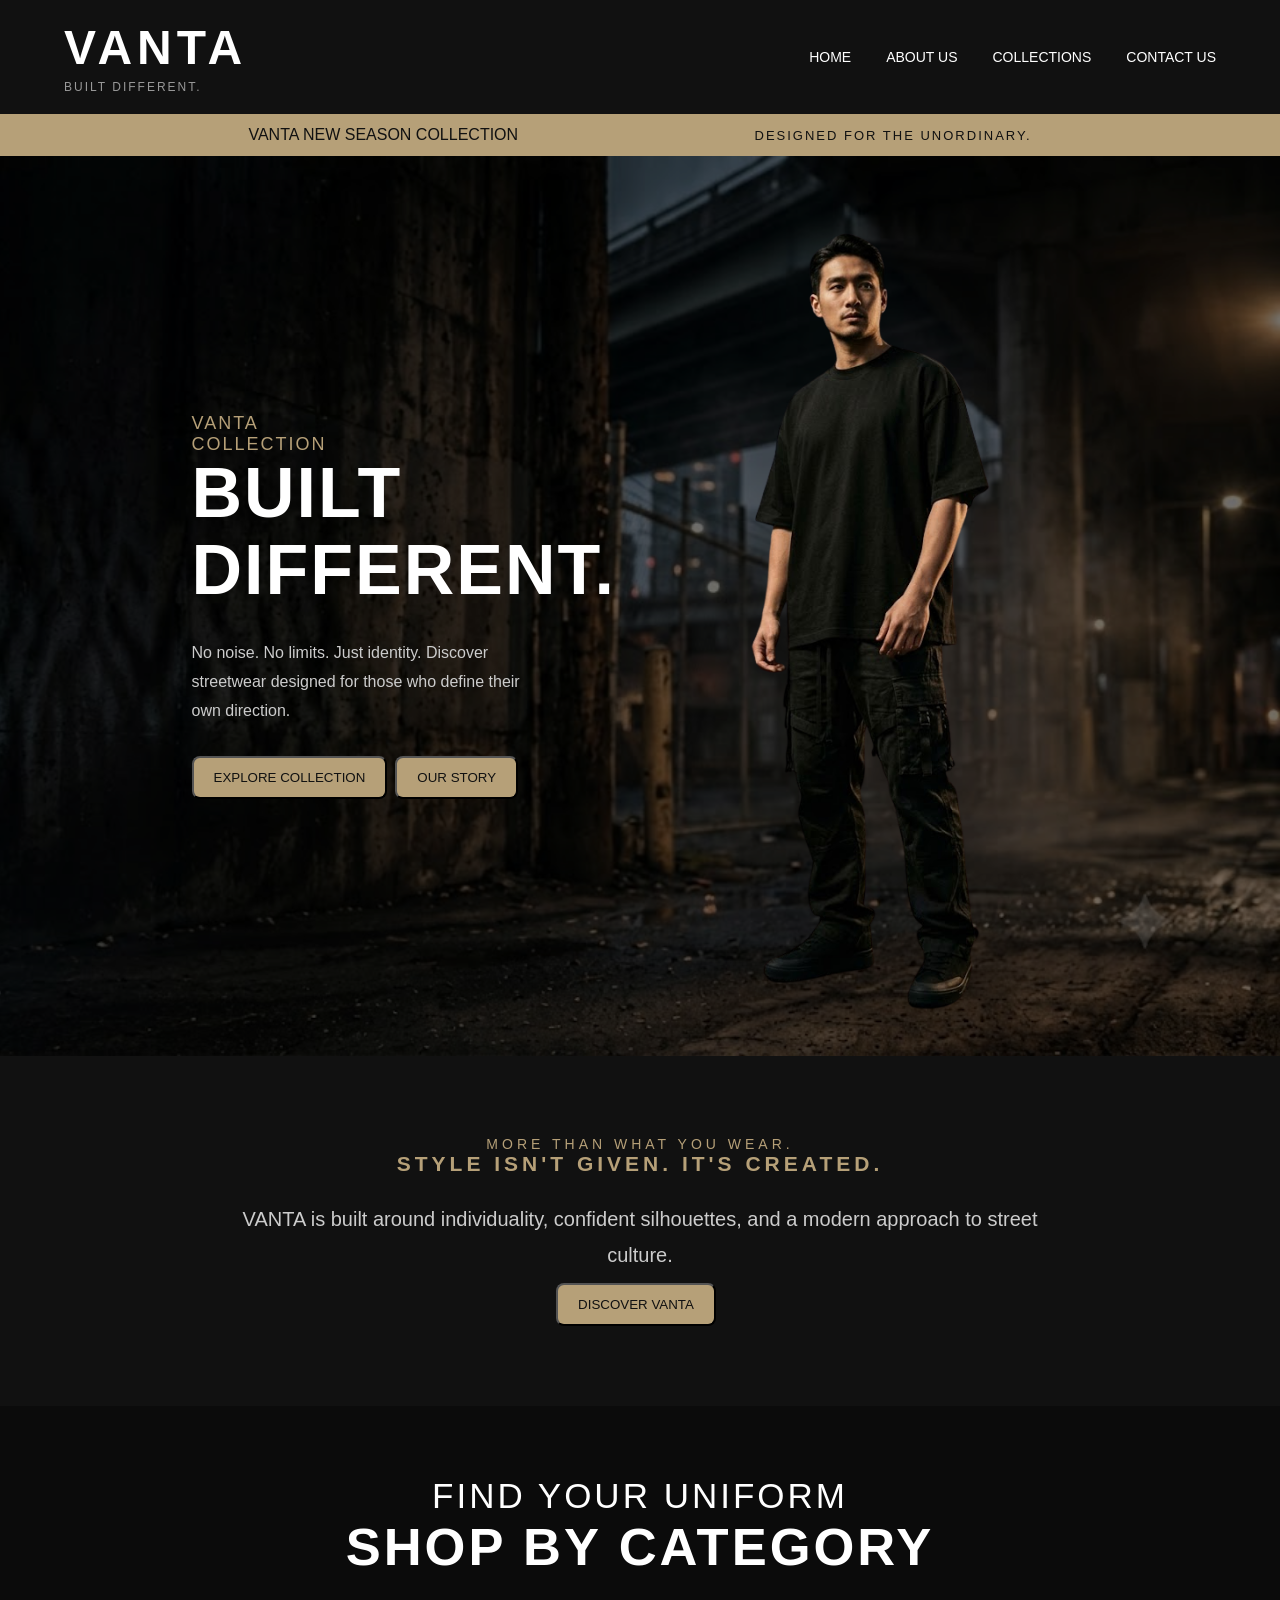
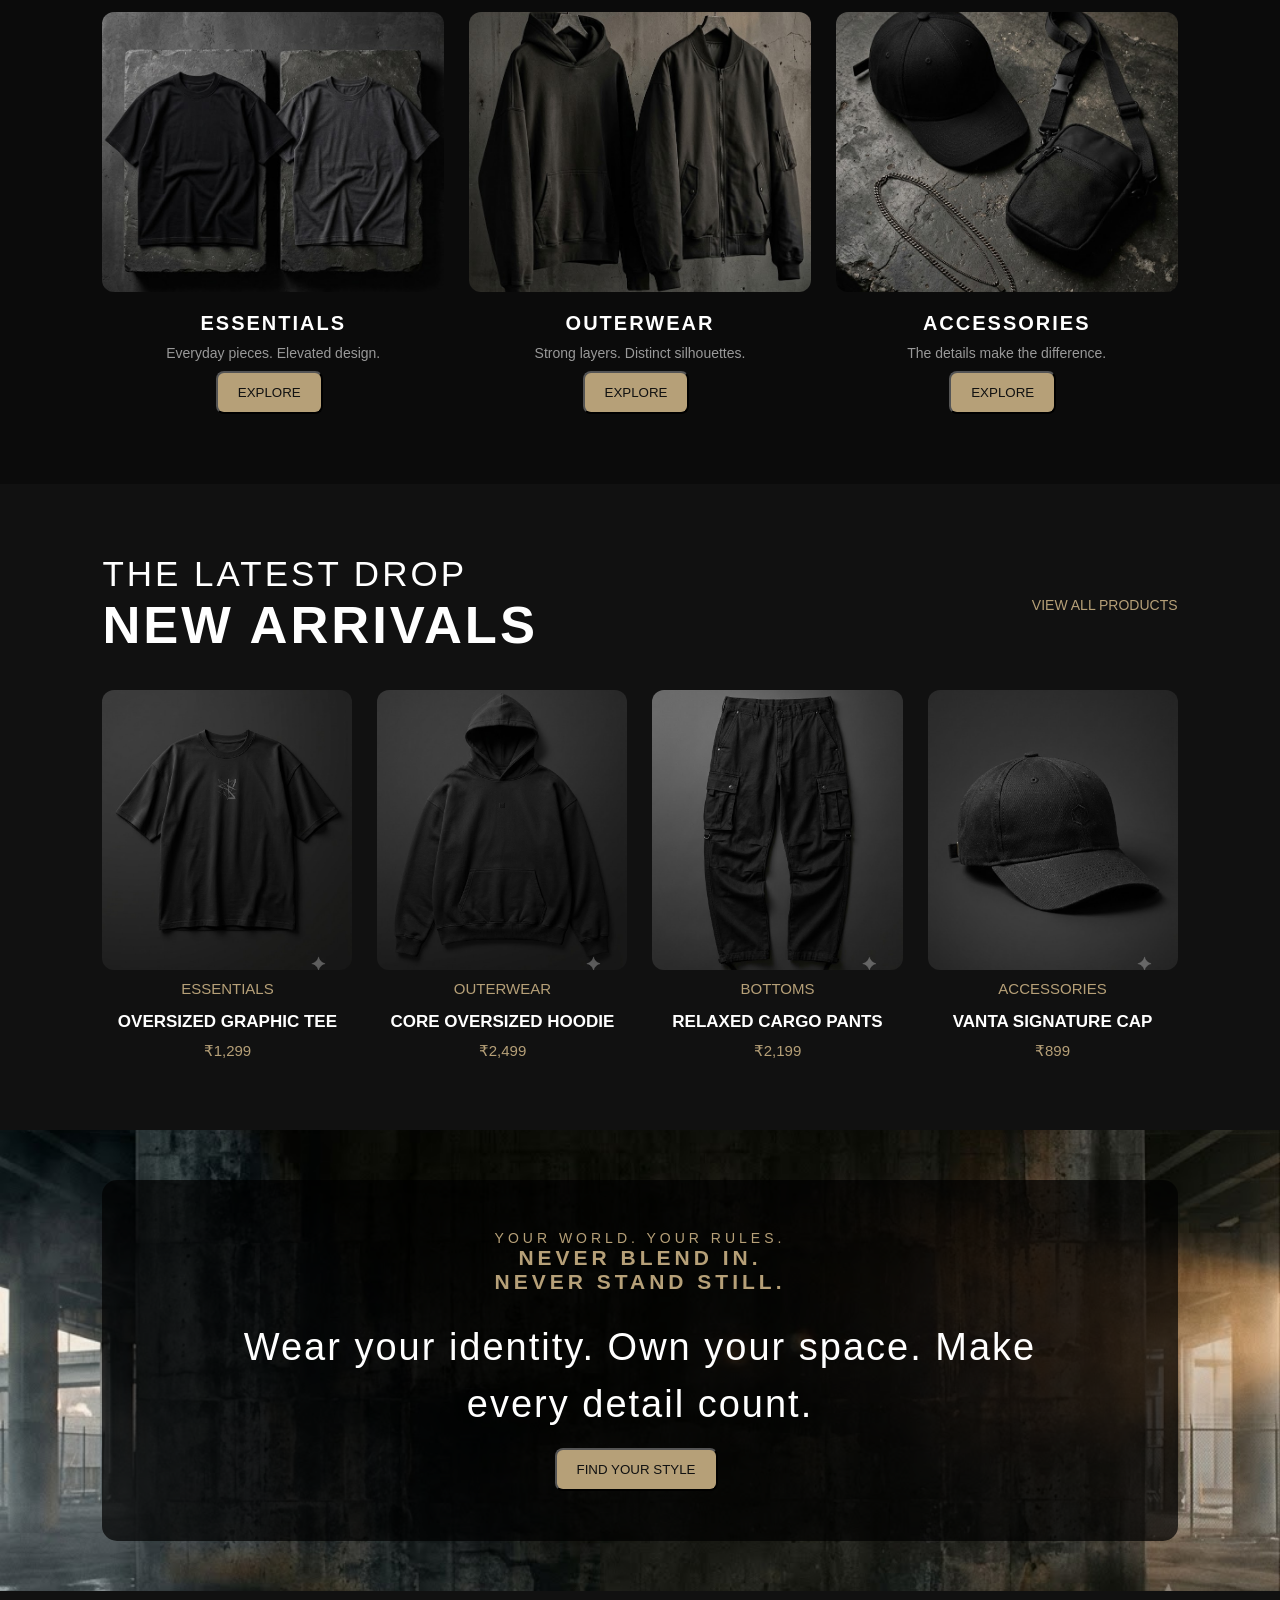
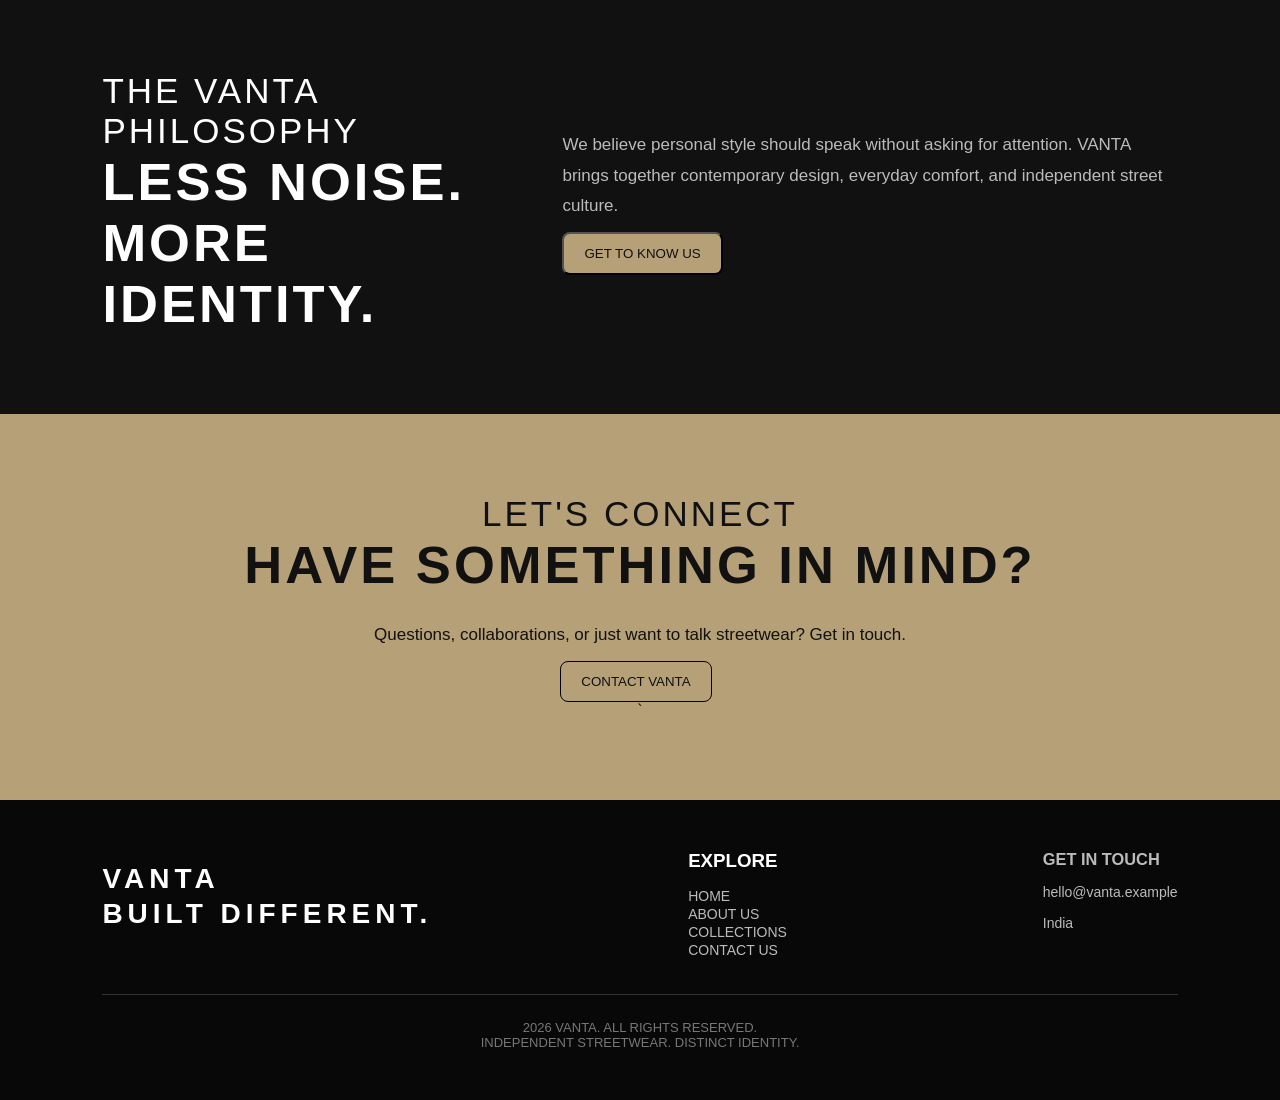
<file: Index.html>
<!DOCTYPE html>
<html lang="en">

<head>
    <meta charset="UTF-8">
    <meta name="viewport" content="width=device-width, initial-scale=1.0">
    <title>Document</title>
    <link rel="stylesheet" href="home.css">
</head>

<body>
    <section class="header-section">
        <div class="header-container">
            <div class="header-head">
                <div class="brand-logo">
                    <h1>VANTA</h1>
                </div>
                <div class="brand-tagline">
                    <p>BUILT DIFFERENT.</p>
                </div>
            </div>
            <div class="header-body">
                <div class="header-content">
                    <ul class="nav-links">
                        <li><button type="button" onclick="window.location.href='Index.html'">HOME</button></li>
                        <li><button type="button" onclick="window.location.href='about.html'">ABOUT US</button></li>
                        <li><button type="button" onclick="window.location.href='collections.html'">COLLECTIONS</button></li>
                        <li><button type="button" onclick="window.location.href='contact.html'">CONTACT US</button></li>
                    </ul>
                </div>
            </div>
        </div>
    </section>

    <section class="promo-section">
        <div class="promo-container">
            <div class="promo-head">
                <p>VANTA NEW SEASON COLLECTION</p>
            </div>
            <div class="promo-body">
                <div class="promo-content">
                    <p>DESIGNED FOR THE UNORDINARY.</p>
                </div>
            </div>
        </div>
    </section>

    <section class="hero-section">
        <div class="hero-layout">
            
            <div class="hero-text">
                <div class="hero-heading">
                    <p>VANTA COLLECTION</p>
                    <h1>BUILT<br>DIFFERENT.</h1>
                </div>
                <div class="hero-description">
                    <div class="hero-content">
                        <p>No noise. No limits. Just identity. Discover streetwear designed for those who define their
                            own
                            direction.</p>
                        <div class="hero-button">
                            <button class="btn" type="button" href="collections.html">EXPLORE COLLECTION</button>
                            <button class="btn" type="button" href="about.html">OUR STORY</button>
                        </div>
                    </div>
                </div>
            </div>
            <div class="hero-media">
                <div class="hero-image">
                    <img src="image.png">
                </div>
            </div>

        </div>
    </section>

    <section class="intro-section">
        <div class="intro-container">
            <div class="intro-heading">
                <p>MORE THAN WHAT YOU WEAR.</p>
                <h2>STYLE ISN'T GIVEN. IT'S CREATED.</h2>
            </div>
            <div class="intro-description">
                <div class="intro-content">
                    <p>VANTA is built around individuality, confident silhouettes, and a modern approach to street
                        culture.</p>
                    <button class="btn" type="button" href="about.html">DISCOVER VANTA</button>
                </div>
            </div>
        </div>
    </section>

    <section class="categories-section">
        <div class="category-container">
            <div class="category-heading">
                <p>FIND YOUR UNIFORM</p>
                <h2>SHOP BY CATEGORY</h2>
            </div>
            <div class="category-grid">
                <div class="category-card">
                    <img src="image1.jpg">
                    <h3>ESSENTIALS</h3>
                    <p>Everyday pieces. Elevated design.</p>
                    <button class="btn" type="button" href="collections.html">EXPLORE</button>
                </div>
                <div class="category-card">
                    <img src="image2.jpg">
                    <h3>OUTERWEAR</h3>
                    <p>Strong layers. Distinct silhouettes.</p>
                    <button class="btn" type="button" href="collections.html">EXPLORE</button>
                </div>
                <div class="category-card">
                    <img src="image3.jpg">
                    <h3>ACCESSORIES</h3>
                    <p>The details make the difference.</p>
                    <button class="btn" type="button" href="collections.html">EXPLORE</button>
                </div>
            </div>
        </div>
    </section>

    <section class="arrivals-section">
        <div class="arrivals-container">
            <div class="arrivals-head">
                <div class="arrivals-title">
                    <p>THE LATEST DROP</p>
                    <h2>NEW ARRIVALS</h2>
                </div>
                <div class="arrivals-link">
                    <button class="btn" type="button" href="collections.html">VIEW ALL PRODUCTS</button>
                </div>
            </div>
            <div class="arrivals-body">
                <div class="arrivals-content">
                    <div class="product-image">
                        <img src="image4.jpg">
                    </div>
                    <p>ESSENTIALS</p>
                    <h3>OVERSIZED GRAPHIC TEE</h3>
                    <p>₹1,299</p>
                </div>
                <div class="arrivals-content">
                    <div class="product-image">
                        <img src="image5.jpg">
                    </div>
                    <p>OUTERWEAR</p>
                    <h3>CORE OVERSIZED HOODIE</h3>
                    <p>₹2,499</p>
                </div>
                <div class="arrivals-content">
                    <div class="product-image">
                        <img src="image6.jpg">
                    </div>
                    <p>BOTTOMS</p>
                    <h3>RELAXED CARGO PANTS</h3>
                    <p>₹2,199</p>
                </div>
                <div class="arrivals-content">
                    <div class="product-image">
                        <img src="image7.jpg">
                    </div>
                    <p>ACCESSORIES</p>
                    <h3>VANTA SIGNATURE CAP</h3>
                    <p>₹899</p>
                </div>
            </div>
        </div>
    </section>

    <section class="statement-section">
        <div class="statement-container">
            <div class="statement-heading">
                <p>YOUR WORLD. YOUR RULES.</p>
                <h2>NEVER BLEND IN.<br>NEVER STAND STILL.</h2>
            </div>
            <div class="statement-description">
                <div class="statement-content">
                    <p>Wear your identity. Own your space. Make every detail count.</p>
                    <button class="btn" type="button" href="style.html">FIND YOUR STYLE</button>
                </div>
            </div>
        </div>
    </section>

    <section class="about-section">
        <div class="about-container">
            <div class="about-heading">
                <p>THE VANTA PHILOSOPHY</p>
                <h2>LESS NOISE. MORE IDENTITY.</h2>
            </div>
            <div class="about-description">
                <div class="about-content">
                    <p>We believe personal style should speak without asking for attention. VANTA brings together
                        contemporary design, everyday comfort, and independent street culture.</p>
                    <button class="btn" type="button" href="about.html">GET TO KNOW US</button>
                </div>
            </div>
        </div>
    </section>

    <section class="contact-section">
        <div class="contact-container">
            <div class="contact-heading">
                <p>LET'S CONNECT</p>
                <h2>HAVE SOMETHING IN MIND? </h2>
            </div>
            <div class="contact-description">
                <div class="contact-content">
                    <p>Questions, collaborations, or just want to talk streetwear? Get in touch.</p>
                    <button class="btn" type="button" href="contact.html">CONTACT VANTA</button>
                </div>`
            </div>
        </div>
    </section>

    <section class="footer-section">
        <div class="footer-container">
            <div class="footer-head">
                <div class="footer-logo">
                    <h2><button class="btn" type="button" href="Index.html">VANTA</button></h2>
                    <p>BUILT DIFFERENT.</p>
                </div>
                <div class="footer-navigation">
                    <h3>EXPLORE</h3>
                    <ul>
                        <li><button type="button" onclick="window.location.href='Index.html'">HOME</button></li>
                        <li><button type="button" onclick="window.location.href='about.html'">ABOUT US</button></li>
                        <li><button type="button" onclick="window.location.href='collections.html'">COLLECTIONS</button></li>
                        <li><button type="button" onclick="window.location.href='contact.html'">CONTACT US</button></li>
                    </ul>
                </div>
                <div class="footer-contact">
                    <h3>GET IN TOUCH</h3>
                    <button type="button" href="contact.html">hello@vanta.example</button>
                    <p>India</p>
                </div>
            </div>
            <div class="footer-body">
                <div class="footer-content">
                    <p>2026 VANTA. ALL RIGHTS RESERVED.</p>
                    <p>INDEPENDENT STREETWEAR. DISTINCT IDENTITY.</p>
                </div>
            </div>
        </div>
    </section>
</body>

</html>
</file>
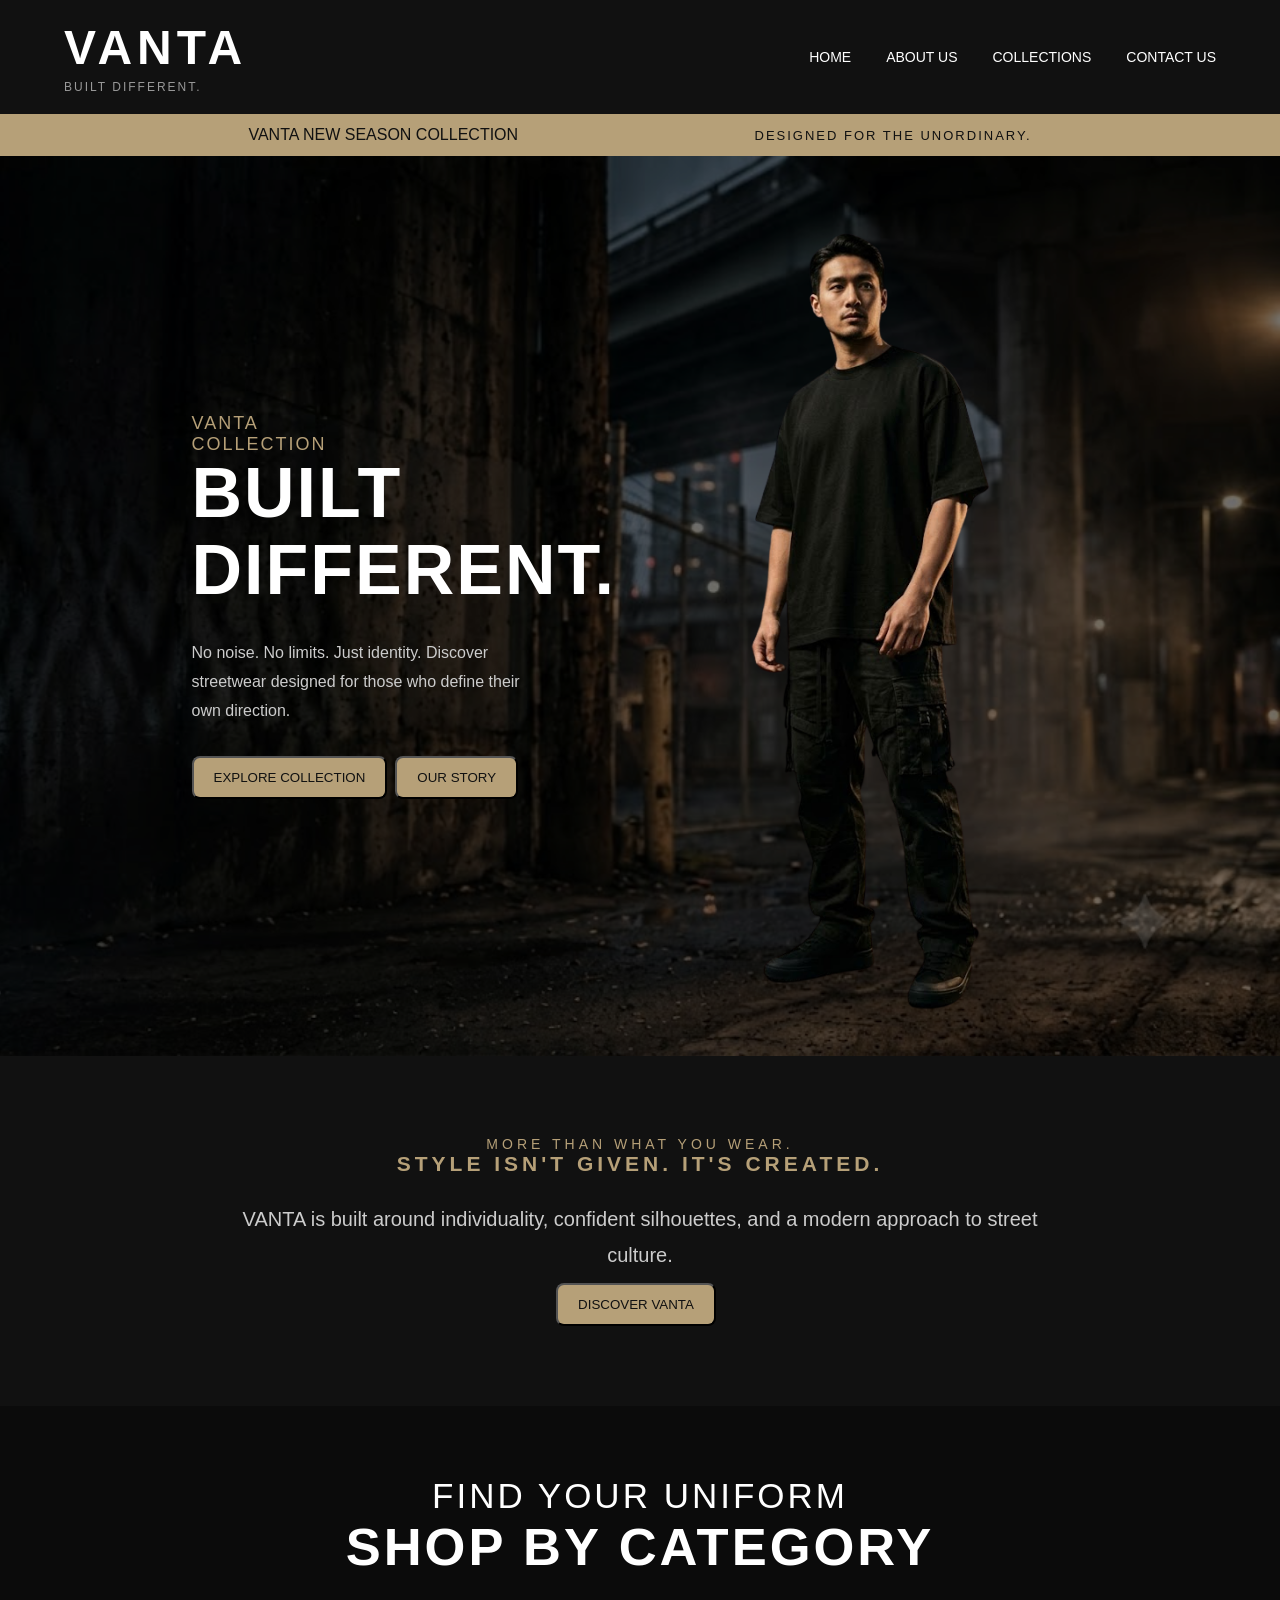
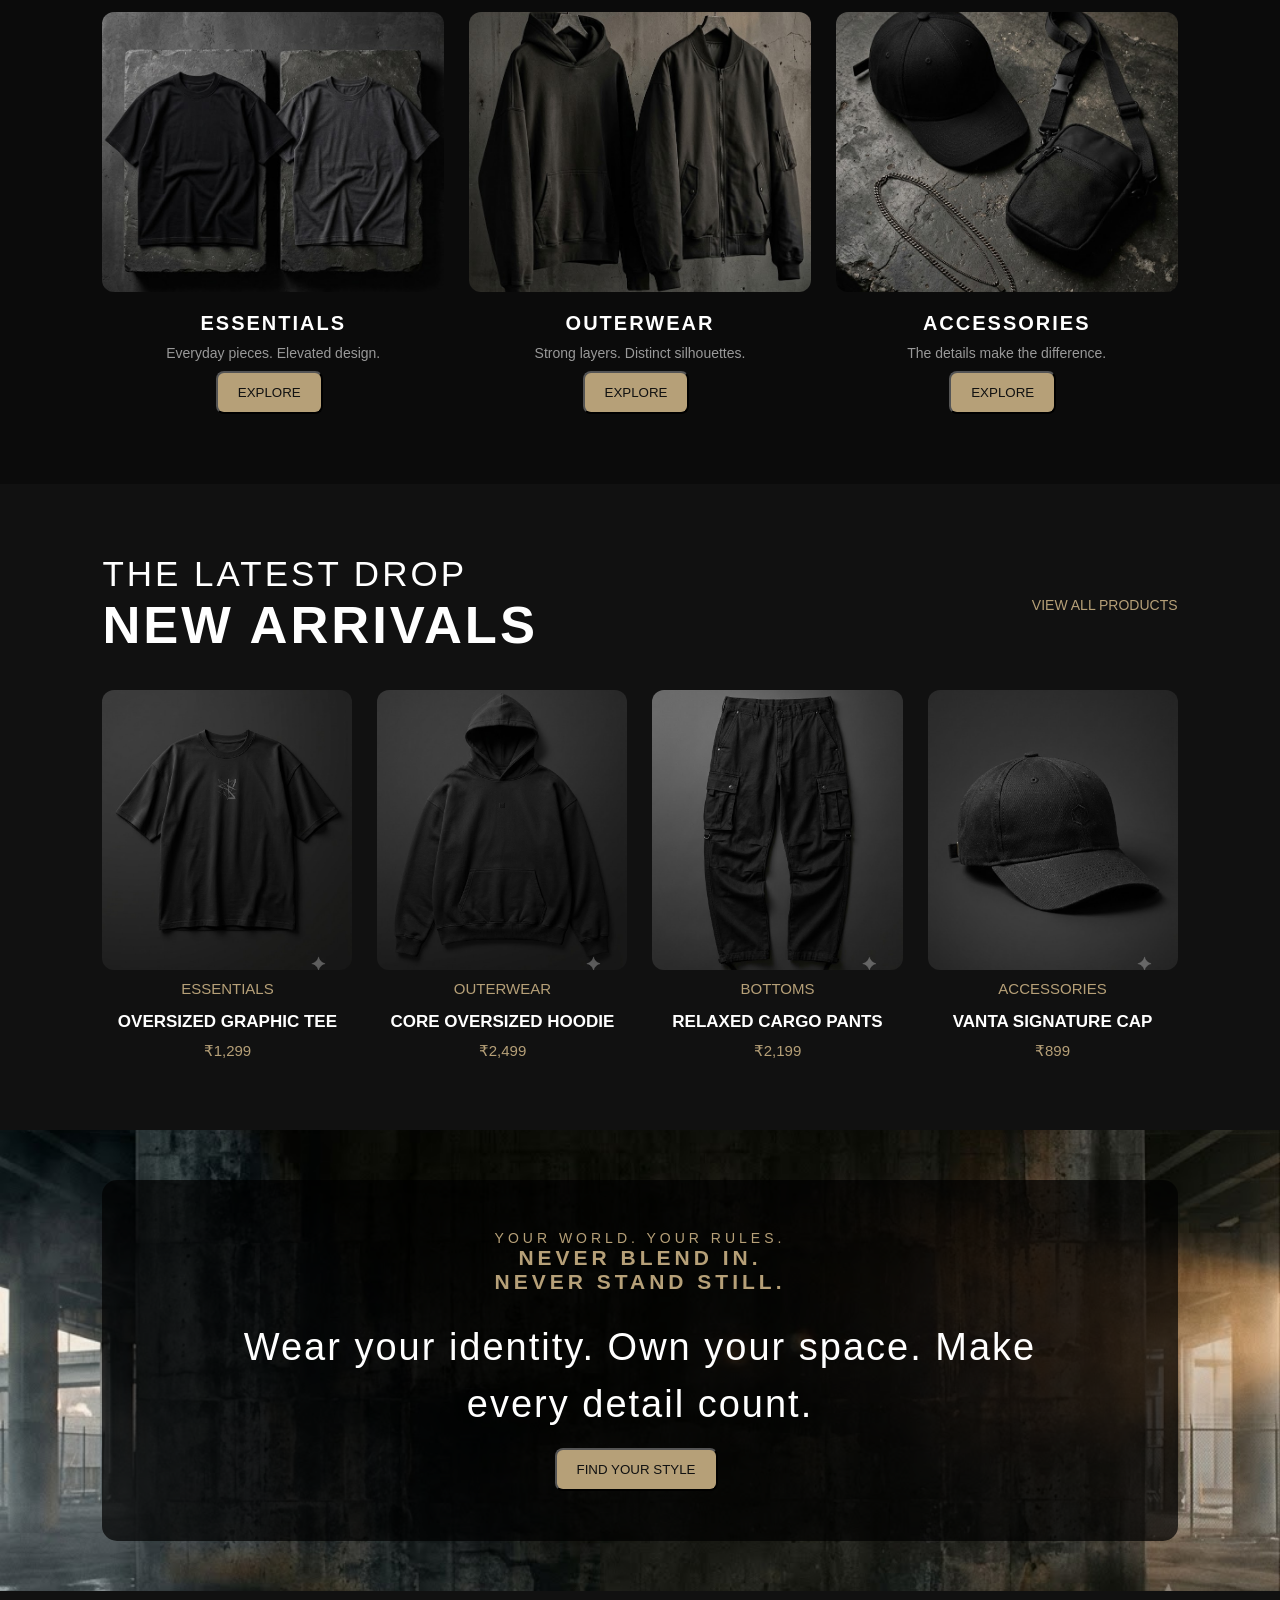
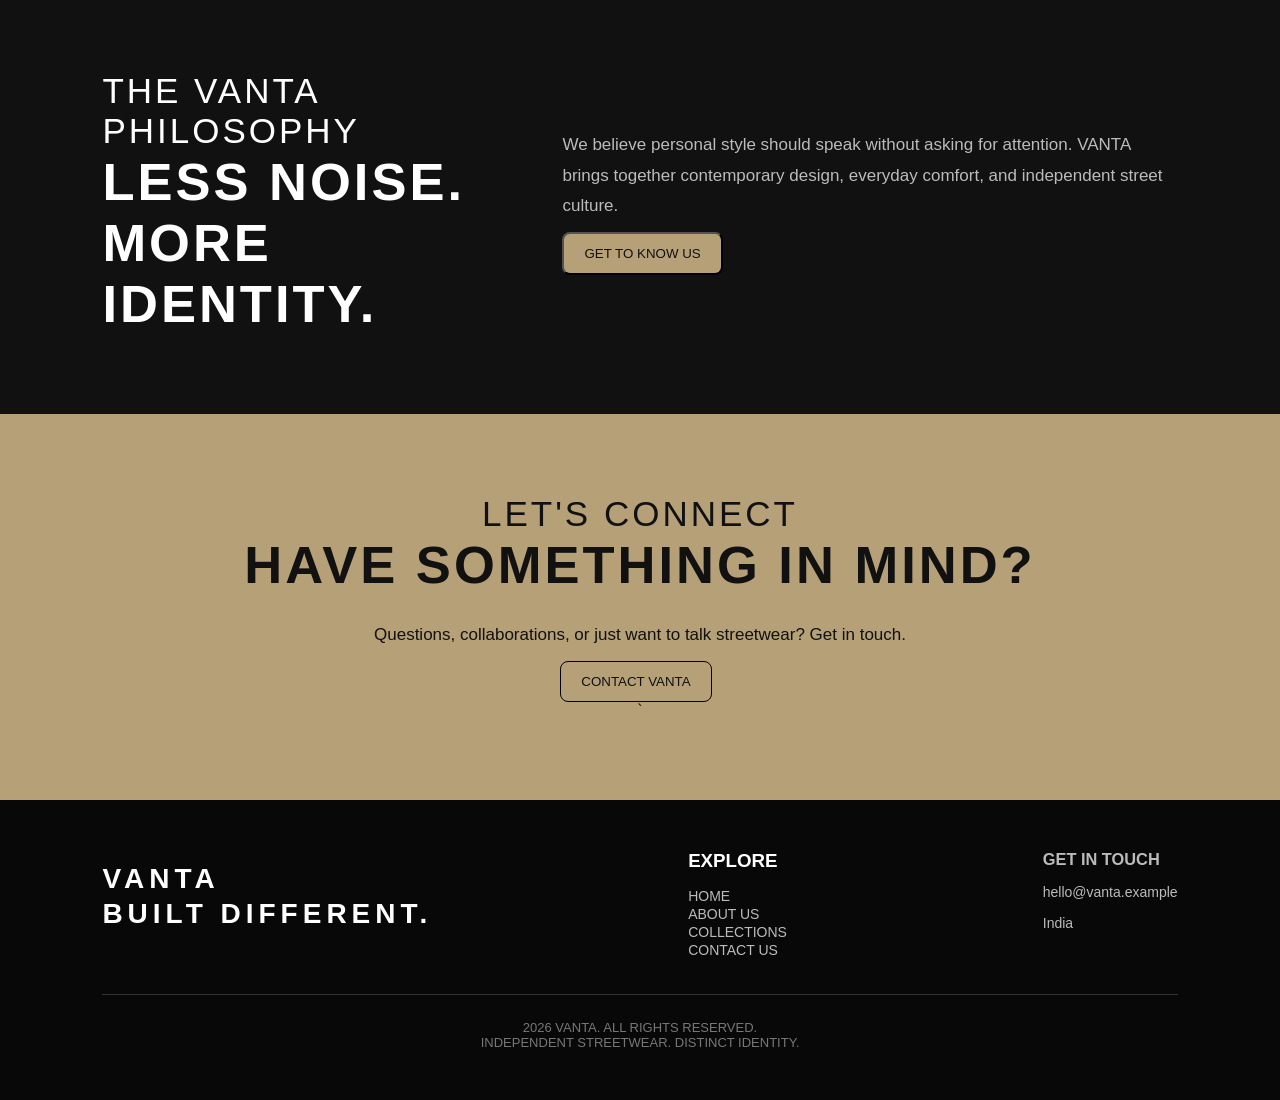
<file: index.html>
<!DOCTYPE html>
<html lang="en">

<head>
    <meta charset="UTF-8">
    <meta name="viewport" content="width=device-width, initial-scale=1.0">
    <title>Document</title>
    <link rel="stylesheet" href="home.css">
</head>

<body>
    <section class="header-section">
        <div class="header-container">
            <div class="header-head">
                <div class="brand-logo">
                    <h1>VANTA</h1>
                </div>
                <div class="brand-tagline">
                    <p>BUILT DIFFERENT.</p>
                </div>
            </div>
            <div class="header-body">
                <div class="header-content">
                    <ul class="nav-links">
                        <li><button type="button" onclick="window.location.href='Index.html'">HOME</button></li>
                        <li><button type="button" onclick="window.location.href='about.html'">ABOUT US</button></li>
                        <li><button type="button" onclick="window.location.href='collections.html'">COLLECTIONS</button></li>
                        <li><button type="button" onclick="window.location.href='contact.html'">CONTACT US</button></li>
                    </ul>
                </div>
            </div>
        </div>
    </section>

    <section class="promo-section">
        <div class="promo-container">
            <div class="promo-head">
                <p>VANTA NEW SEASON COLLECTION</p>
            </div>
            <div class="promo-body">
                <div class="promo-content">
                    <p>DESIGNED FOR THE UNORDINARY.</p>
                </div>
            </div>
        </div>
    </section>

    <section class="hero-section">
        <div class="hero-layout">
            
            <div class="hero-text">
                <div class="hero-heading">
                    <p>VANTA COLLECTION</p>
                    <h1>BUILT<br>DIFFERENT.</h1>
                </div>
                <div class="hero-description">
                    <div class="hero-content">
                        <p>No noise. No limits. Just identity. Discover streetwear designed for those who define their
                            own
                            direction.</p>
                        <div class="hero-button">
                            <button class="btn" type="button" href="collections.html">EXPLORE COLLECTION</button>
                            <button class="btn" type="button" href="about.html">OUR STORY</button>
                        </div>
                    </div>
                </div>
            </div>
            <div class="hero-media">
                <div class="hero-image">
                    <img src="image.png">
                </div>
            </div>

        </div>
    </section>

    <section class="intro-section">
        <div class="intro-container">
            <div class="intro-heading">
                <p>MORE THAN WHAT YOU WEAR.</p>
                <h2>STYLE ISN'T GIVEN. IT'S CREATED.</h2>
            </div>
            <div class="intro-description">
                <div class="intro-content">
                    <p>VANTA is built around individuality, confident silhouettes, and a modern approach to street
                        culture.</p>
                    <button class="btn" type="button" href="about.html">DISCOVER VANTA</button>
                </div>
            </div>
        </div>
    </section>

    <section class="categories-section">
        <div class="category-container">
            <div class="category-heading">
                <p>FIND YOUR UNIFORM</p>
                <h2>SHOP BY CATEGORY</h2>
            </div>
            <div class="category-grid">
                <div class="category-card">
                    <img src="image1.jpg">
                    <h3>ESSENTIALS</h3>
                    <p>Everyday pieces. Elevated design.</p>
                    <button class="btn" type="button" href="collections.html">EXPLORE</button>
                </div>
                <div class="category-card">
                    <img src="image2.jpg">
                    <h3>OUTERWEAR</h3>
                    <p>Strong layers. Distinct silhouettes.</p>
                    <button class="btn" type="button" href="collections.html">EXPLORE</button>
                </div>
                <div class="category-card">
                    <img src="image3.jpg">
                    <h3>ACCESSORIES</h3>
                    <p>The details make the difference.</p>
                    <button class="btn" type="button" href="collections.html">EXPLORE</button>
                </div>
            </div>
        </div>
    </section>

    <section class="arrivals-section">
        <div class="arrivals-container">
            <div class="arrivals-head">
                <div class="arrivals-title">
                    <p>THE LATEST DROP</p>
                    <h2>NEW ARRIVALS</h2>
                </div>
                <div class="arrivals-link">
                    <button class="btn" type="button" href="collections.html">VIEW ALL PRODUCTS</button>
                </div>
            </div>
            <div class="arrivals-body">
                <div class="arrivals-content">
                    <div class="product-image">
                        <img src="image4.jpg">
                    </div>
                    <p>ESSENTIALS</p>
                    <h3>OVERSIZED GRAPHIC TEE</h3>
                    <p>₹1,299</p>
                </div>
                <div class="arrivals-content">
                    <div class="product-image">
                        <img src="image5.jpg">
                    </div>
                    <p>OUTERWEAR</p>
                    <h3>CORE OVERSIZED HOODIE</h3>
                    <p>₹2,499</p>
                </div>
                <div class="arrivals-content">
                    <div class="product-image">
                        <img src="image6.jpg">
                    </div>
                    <p>BOTTOMS</p>
                    <h3>RELAXED CARGO PANTS</h3>
                    <p>₹2,199</p>
                </div>
                <div class="arrivals-content">
                    <div class="product-image">
                        <img src="image7.jpg">
                    </div>
                    <p>ACCESSORIES</p>
                    <h3>VANTA SIGNATURE CAP</h3>
                    <p>₹899</p>
                </div>
            </div>
        </div>
    </section>

    <section class="statement-section">
        <div class="statement-container">
            <div class="statement-heading">
                <p>YOUR WORLD. YOUR RULES.</p>
                <h2>NEVER BLEND IN.<br>NEVER STAND STILL.</h2>
            </div>
            <div class="statement-description">
                <div class="statement-content">
                    <p>Wear your identity. Own your space. Make every detail count.</p>
                    <button class="btn" type="button" href="style.html">FIND YOUR STYLE</button>
                </div>
            </div>
        </div>
    </section>

    <section class="about-section">
        <div class="about-container">
            <div class="about-heading">
                <p>THE VANTA PHILOSOPHY</p>
                <h2>LESS NOISE. MORE IDENTITY.</h2>
            </div>
            <div class="about-description">
                <div class="about-content">
                    <p>We believe personal style should speak without asking for attention. VANTA brings together
                        contemporary design, everyday comfort, and independent street culture.</p>
                    <button class="btn" type="button" href="about.html">GET TO KNOW US</button>
                </div>
            </div>
        </div>
    </section>

    <section class="contact-section">
        <div class="contact-container">
            <div class="contact-heading">
                <p>LET'S CONNECT</p>
                <h2>HAVE SOMETHING IN MIND? </h2>
            </div>
            <div class="contact-description">
                <div class="contact-content">
                    <p>Questions, collaborations, or just want to talk streetwear? Get in touch.</p>
                    <button class="btn" type="button" href="contact.html">CONTACT VANTA</button>
                </div>`
            </div>
        </div>
    </section>

    <section class="footer-section">
        <div class="footer-container">
            <div class="footer-head">
                <div class="footer-logo">
                    <h2><button class="btn" type="button" href="Index.html">VANTA</button></h2>
                    <p>BUILT DIFFERENT.</p>
                </div>
                <div class="footer-navigation">
                    <h3>EXPLORE</h3>
                    <ul>
                        <li><button type="button" onclick="window.location.href='Index.html'">HOME</button></li>
                        <li><button type="button" onclick="window.location.href='about.html'">ABOUT US</button></li>
                        <li><button type="button" onclick="window.location.href='collections.html'">COLLECTIONS</button></li>
                        <li><button type="button" onclick="window.location.href='contact.html'">CONTACT US</button></li>
                    </ul>
                </div>
                <div class="footer-contact">
                    <h3>GET IN TOUCH</h3>
                    <button type="button" href="contact.html">hello@vanta.example</button>
                    <p>India</p>
                </div>
            </div>
            <div class="footer-body">
                <div class="footer-content">
                    <p>2026 VANTA. ALL RIGHTS RESERVED.</p>
                    <p>INDEPENDENT STREETWEAR. DISTINCT IDENTITY.</p>
                </div>
            </div>
        </div>
    </section>
</body>

</html>
</file>
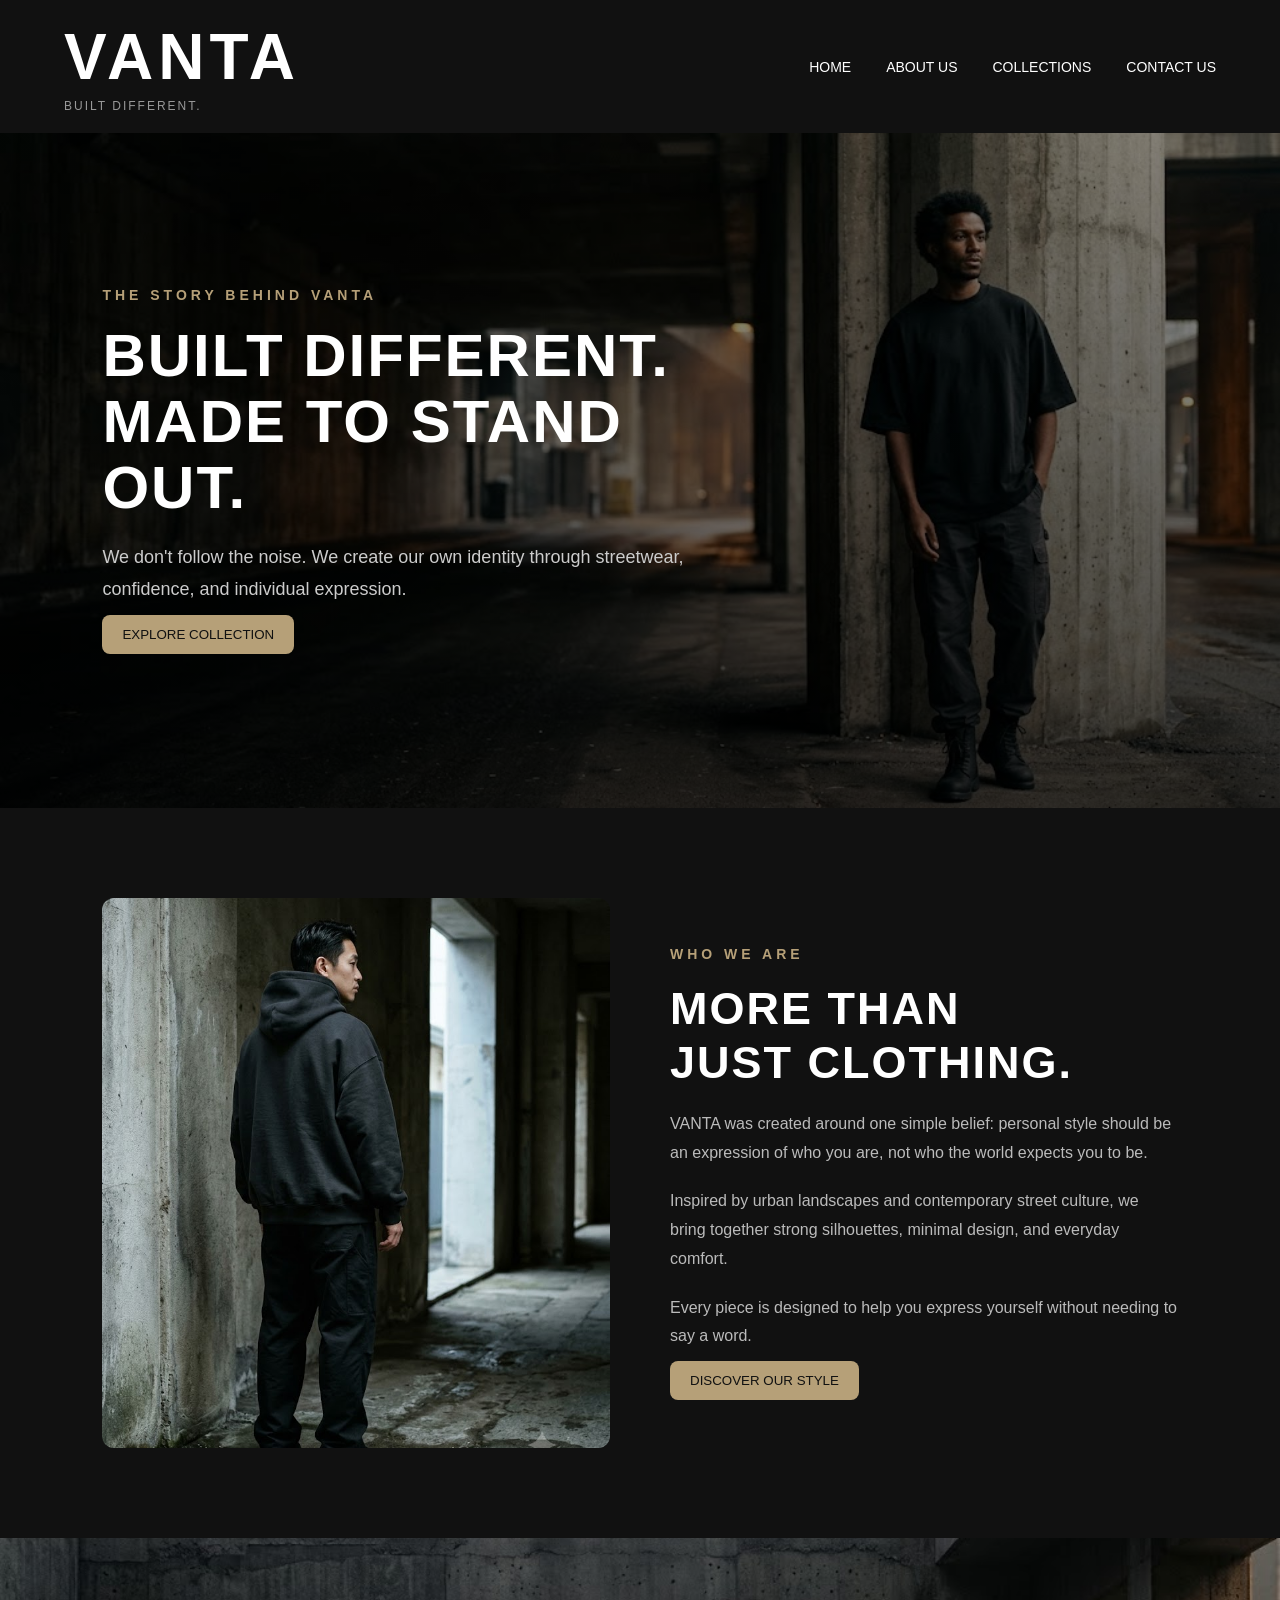
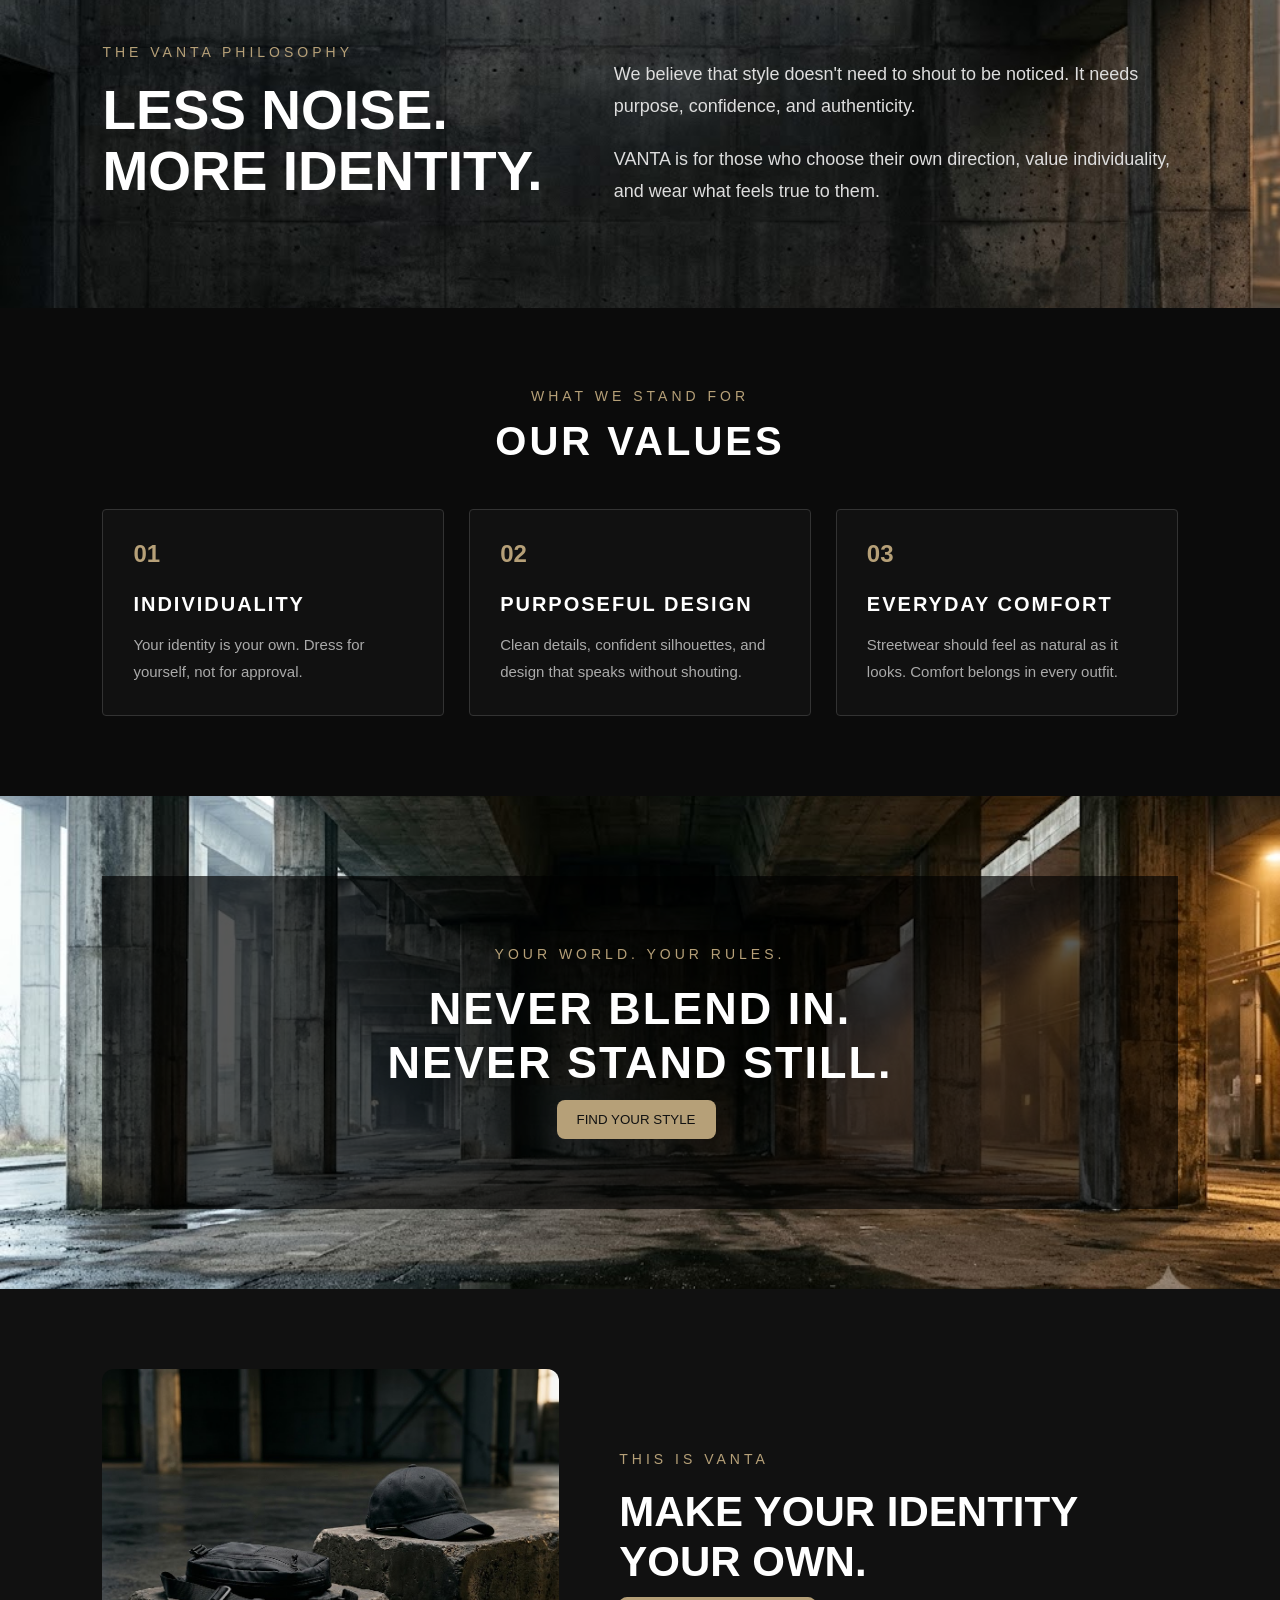
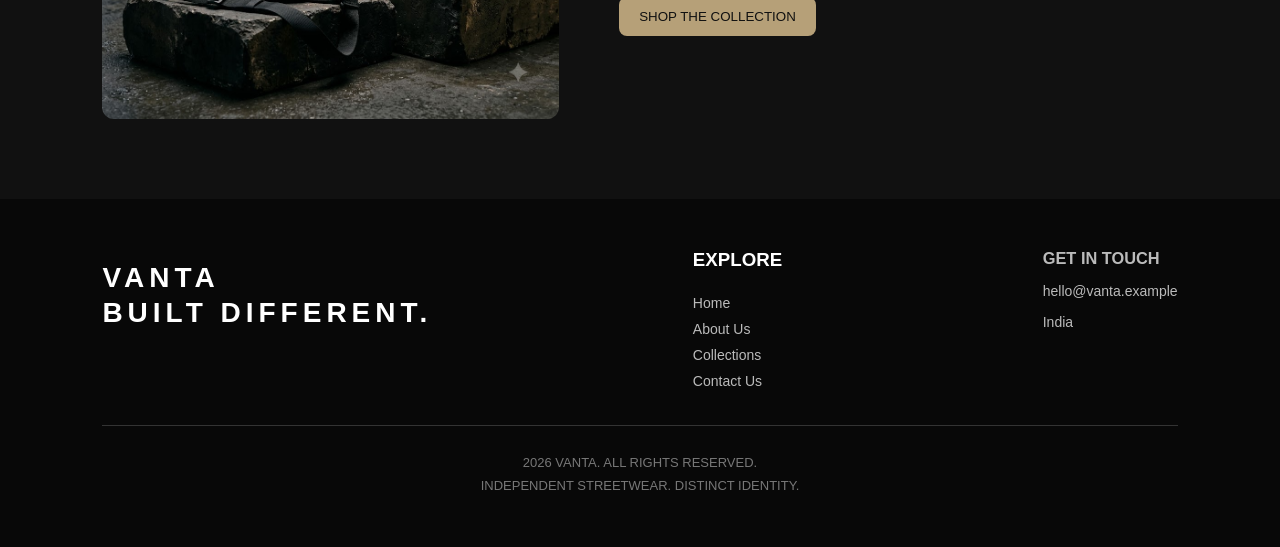
<file: about.html>
<!DOCTYPE html>
<html lang="en">
<head>
    <meta charset="UTF-8">
    <meta name="viewport" content="width=device-width, initial-scale=1.0">
    <title>About Us | VANTA</title>
    <link rel="stylesheet" href="about.css">
</head>
<body>
    <div class="header-section">
        <div class="header-container">
            <div class="header-head">
                <div class="brand-logo">
                    <h1>VANTA</h1>
                </div>
                <div class="brand-tagline">
                    <p>BUILT DIFFERENT.</p>
                </div>
            </div>
            <div class="header-body">
                <div class="header-content">
                    <ul class="nav-links">
                        <li><button type="button" onclick="window.location.href='Index.html'">HOME</button></li>
                        <li><button type="button" onclick="window.location.href='about.html'">ABOUT US</button></li>
                        <li><button type="button" onclick="window.location.href='collections.html'">COLLECTIONS</button></li>
                        <li><button type="button" onclick="window.location.href='contact.html'">CONTACT US</button></li>
                    </ul>
                </div>
            </div>
        </div>
    </div>

    <div class="about-hero">
        <div class="about-hero-container">
            <div class="about-hero-content">
                <h6>THE STORY BEHIND VANTA</h6>
                <h1>BUILT DIFFERENT.<br>MADE TO STAND OUT.</h1>
                <p>We don't follow the noise. We create our own identity through streetwear, confidence, and individual expression.</p>
                <button type="button" onclick="window.location.href='collections.html'">EXPLORE COLLECTION</button>
            </div>
        </div>
    </div>

    <div class="story-section">
        <div class="story-container">
            <div class="story-image">
                <img src="img-abt1.jpg" alt="VANTA streetwear editorial">
            </div>
            <div class="story-content">
                <h6 class="section-label">WHO WE ARE</h6>
                <h2>MORE THAN<br>JUST CLOTHING.</h2>
                <p>VANTA was created around one simple belief: personal style should be an expression of who you are, not who the world expects you to be.</p>
                <p>Inspired by urban landscapes and contemporary street culture, we bring together strong silhouettes, minimal design, and everyday comfort.</p>
                <p>Every piece is designed to help you express yourself without needing to say a word.</p>
                <button type="button" onclick="window.location.href='collections.html'">DISCOVER OUR STYLE</button>
            </div>
        </div>
    </div>

    <div class="philosophy-section">
        <div class="philosophy-container">
            <div class="philosophy-heading">
                <p>THE VANTA PHILOSOPHY</p>
                <h2>LESS NOISE.<br>MORE IDENTITY.</h2>
            </div>
            <div class="philosophy-content">
                <p>We believe that style doesn't need to shout to be noticed. It needs purpose, confidence, and authenticity.</p>
                <p>VANTA is for those who choose their own direction, value individuality, and wear what feels true to them.</p>
            </div>
        </div>
    </div>

    <div class="values-section">
        <div class="values-container">
            <div class="values-heading">
                <p>WHAT WE STAND FOR</p>
                <h2>OUR VALUES</h2>
            </div>
            <div class="values-grid">
                <div class="values-card">
                    <h6 class="values-number">01</h6>
                    <h3>INDIVIDUALITY</h3>
                    <p>Your identity is your own. Dress for yourself, not for approval.</p>
                </div>
                <div class="values-card">
                    <h6 class="values-number">02</h6>
                    <h3>PURPOSEFUL DESIGN</h3>
                    <p>Clean details, confident silhouettes, and design that speaks without shouting.</p>
                </div>
                <div class="values-card">
                    <h6 class="values-number">03</h6>
                    <h3>EVERYDAY COMFORT</h3>
                    <p>Streetwear should feel as natural as it looks. Comfort belongs in every outfit.</p>
                </div>
            </div>
        </div>
    </div>

    <div class="campaign-section">
        <div class="campaign-container">
            <div class="campaign-content">
                <p>YOUR WORLD. YOUR RULES.</p>
                <h2>NEVER BLEND IN.<br>NEVER STAND STILL.</h2>
                <button type="button" onclick="window.location.href='collections.html'">FIND YOUR STYLE</button>
            </div>
        </div>
    </div>

    <div class="identity-section">
        <div class="identity-container">
            <div class="identity-image">
                <img src="img-abt5.jpg" alt="Minimal black streetwear accessories">
            </div>
            <div class="identity-content">
                <p>THIS IS VANTA</p>
                <h2>MAKE YOUR IDENTITY YOUR OWN.</h2>
                <button type="button" onclick="window.location.href='collections.html'">SHOP THE COLLECTION</button>
            </div>
        </div>
    </div>

    <div class="footer-section">
        <div class="footer-container">
            <div class="footer-head">
                <div class="footer-logo">
                    <h2><button type="button" onclick="window.location.href='Index.html'">VANTA</button></h2>
                    <p>BUILT DIFFERENT.</p>
                </div>
                <div class="footer-navigation">
                    <h3>EXPLORE</h3>
                    <ul>
                        <li><button type="button" onclick="window.location.href='Index.html'">Home</button></li>
                        <li><button type="button" onclick="window.location.href='about.html'">About Us</button></li>
                        <li><button type="button" onclick="window.location.href='collections.html'">Collections</button></li>
                        <li><button type="button" onclick="window.location.href='contact.html'">Contact Us</button></li>
                    </ul>
                </div>
                <div class="footer-contact">
                    <h3>GET IN TOUCH</h3>
                    <button type="button" onclick="window.location.href='mailto:hello@vanta.example'">hello@vanta.example</button>
                    <p>India</p>
                </div>
            </div>
            <div class="footer-body">
                <div class="footer-content">
                    <p>2026 VANTA. ALL RIGHTS RESERVED.</p>
                    <p>INDEPENDENT STREETWEAR. DISTINCT IDENTITY.</p>
                </div>
            </div>
        </div>
    </div>
</body>
</html>
</file>
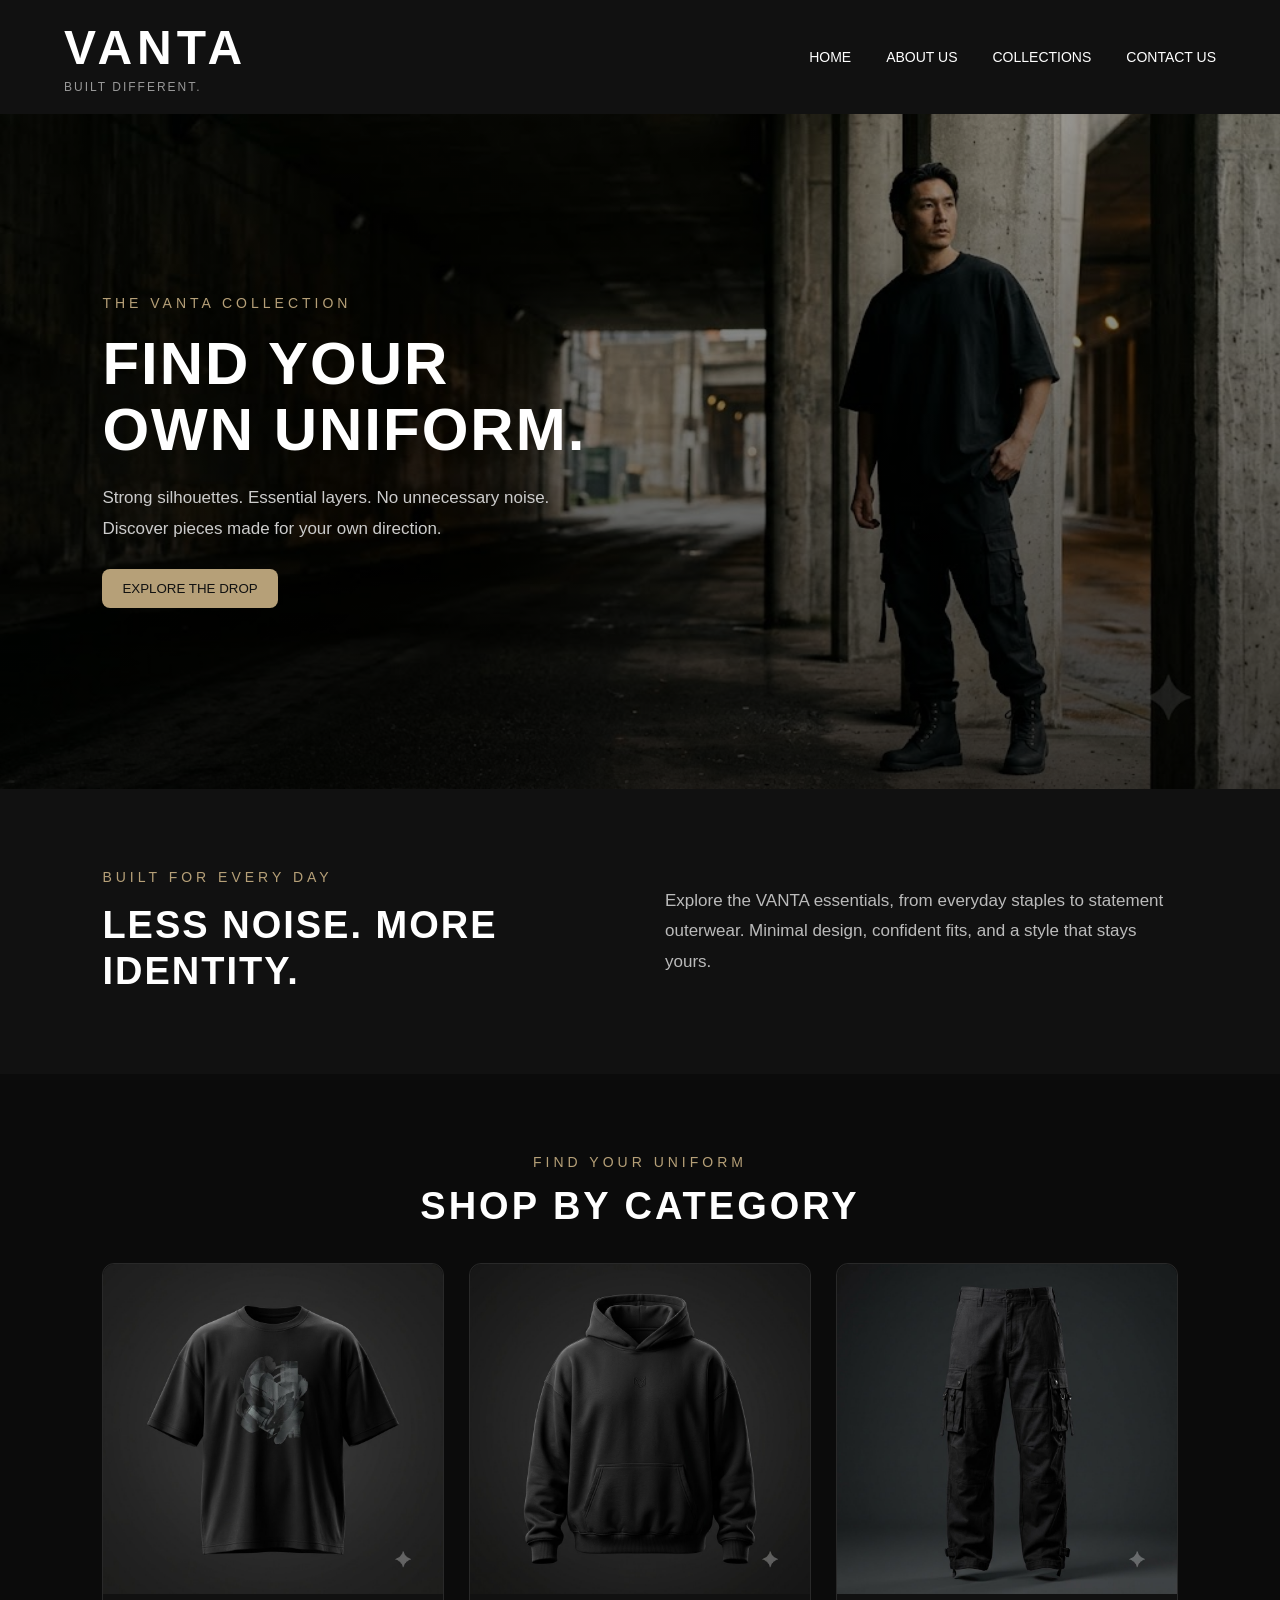
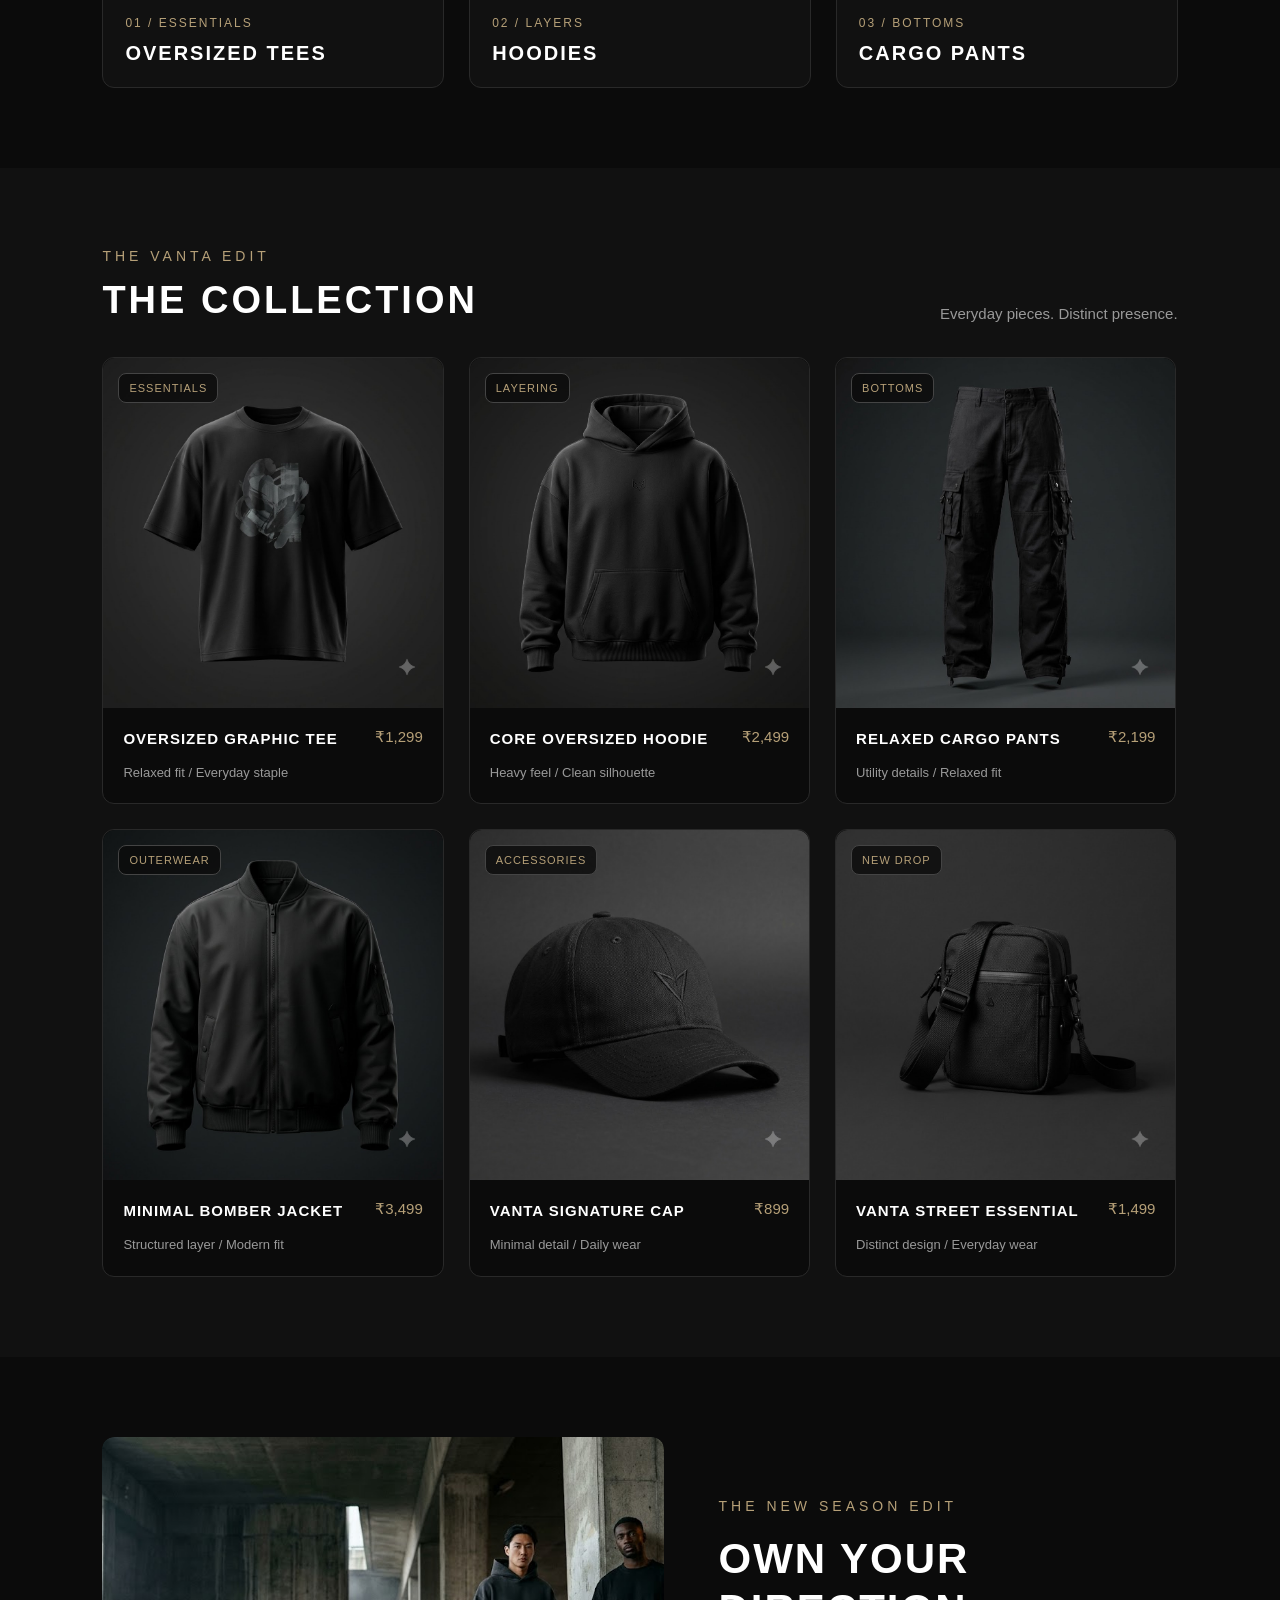
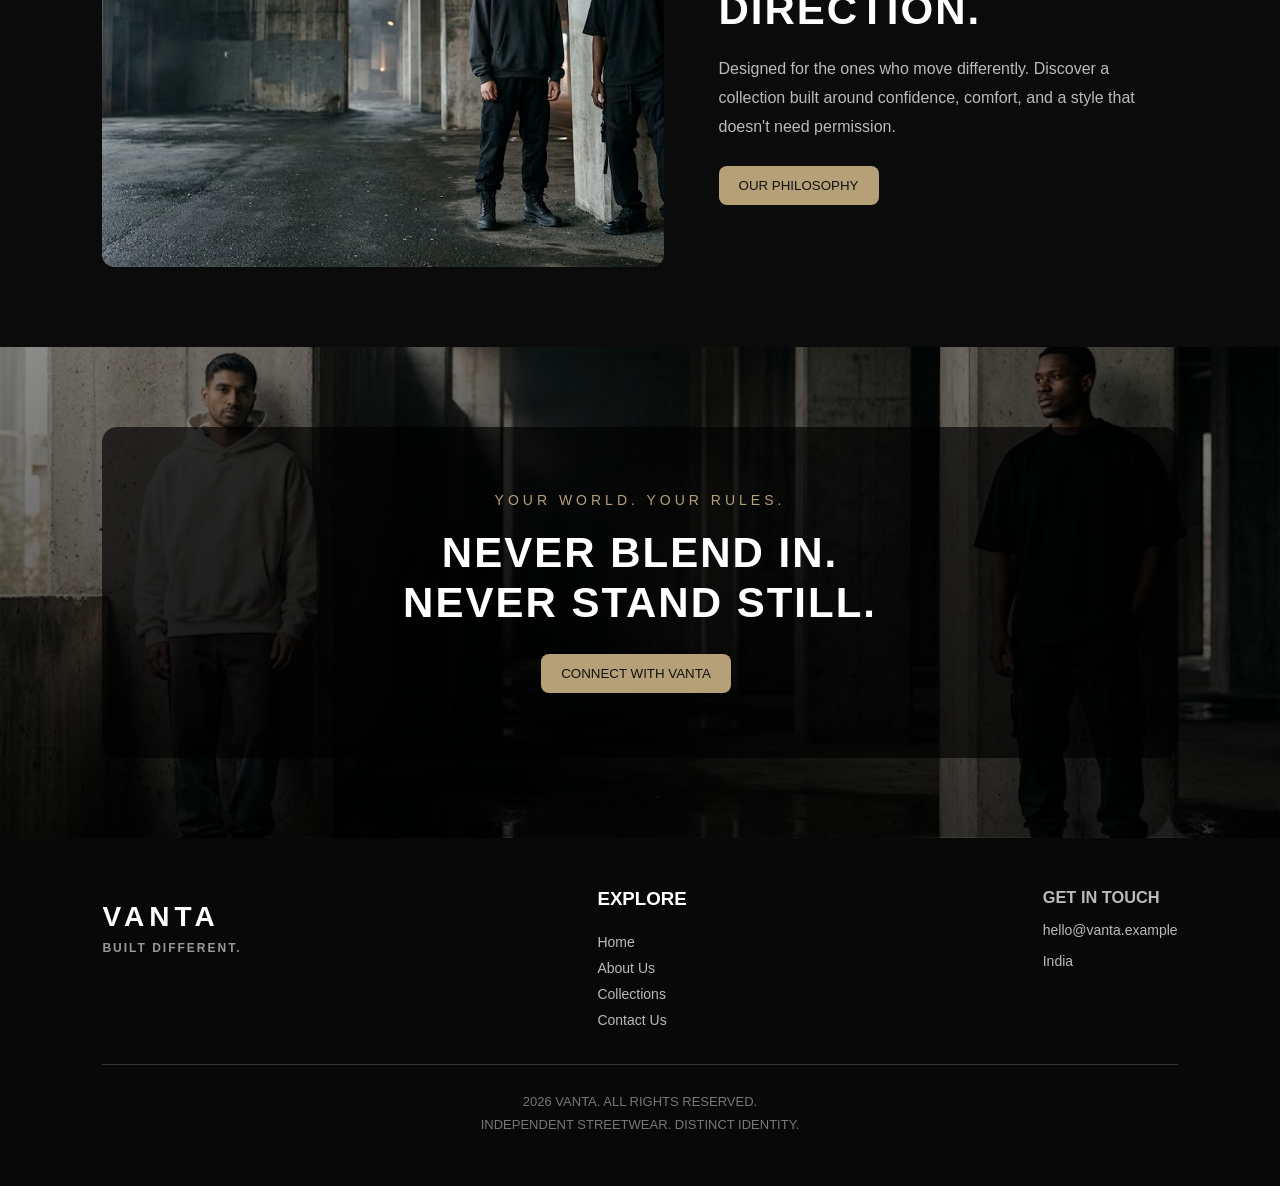
<file: collections.html>
<!DOCTYPE html>
<html lang="en">
<head>
    <meta charset="UTF-8">
    <meta name="viewport" content="width=device-width, initial-scale=1.0">
    <title>Collections | VANTA</title>
    <link rel="stylesheet" href="collections.css">
</head>
<body>
    <section class="header-section">
        <div class="header-container">
            <div class="header-head">
                <div class="brand-logo">
                    <h1>VANTA</h1>
                </div>
                <div class="brand-tagline">
                    <p>BUILT DIFFERENT.</p>
                </div>
            </div>
            <div class="header-body">
                <div class="header-content">
                    <ul class="nav-links">
                        <li><button type="button" onclick="window.location.href='Index.html'">HOME</button></li>
                        <li><button type="button" onclick="window.location.href='about.html'">ABOUT US</button></li>
                        <li><button type="button" onclick="window.location.href='collections.html'">COLLECTIONS</button></li>
                        <li><button type="button" onclick="window.location.href='contact.html'">CONTACT US</button></li>
                    </ul>
                </div>
            </div>
        </div>
    </section>

    <section class="collections-hero">
        <div class="collections-hero-container">
            <div class="collections-hero-content">
                <p>THE VANTA COLLECTION</p>
                <h1>FIND YOUR<br>OWN UNIFORM.</h1>
                <div class="hero-description">
                    <p>Strong silhouettes. Essential layers. No unnecessary noise. Discover pieces made for your own direction.</p>
                </div>
                <button type="button">EXPLORE THE DROP</button>
            </div>
        </div>
    </section>

    <section class="collection-intro">
        <div class="collection-intro-container">
            <div class="collection-intro-heading">
                <p>BUILT FOR EVERY DAY</p>
                <h2>LESS NOISE. MORE IDENTITY.</h2>
            </div>
            <div class="collection-intro-content">
                <p>Explore the VANTA essentials, from everyday staples to statement outerwear. Minimal design, confident fits, and a style that stays yours.</p>
            </div>
        </div>
    </section>

    <section class="category-section">
        <div class="category-container">
            <div class="category-heading">
                <p>FIND YOUR UNIFORM</p>
                <h2>SHOP BY CATEGORY</h2>
            </div>
            <div class="category-grid">
                <div class="category-card">
                    <div class="category-image">
                        <img src="img-col1.jpg" alt="Black oversized graphic T-shirt">
                    </div>
                    <div class="category-content">
                        <p>01 / ESSENTIALS</p>
                        <h3>OVERSIZED TEES</h3>
                    </div>
                </div>
                <div class="category-card">
                    <div class="category-image">
                        <img src="img-col2.jpg" alt="Black oversized streetwear hoodie">
                    </div>
                    <div class="category-content">
                        <p>02 / LAYERS</p>
                        <h3>HOODIES</h3>
                    </div>
                </div>
                <div class="category-card">
                    <div class="category-image">
                        <img src="img-col3.jpg" alt="Black relaxed cargo pants">
                    </div>
                    <div class="category-content">
                        <p>03 / BOTTOMS</p>
                        <h3>CARGO PANTS</h3>
                    </div>
                </div>
            </div>
        </div>
    </section>

    <section class="products-section" id="products">
        <div class="products-container">
            <div class="products-heading">
                <div class="products-title">
                    <p>THE VANTA EDIT</p>
                    <h2>THE COLLECTION</h2>
                </div>
                <div class="products-description">
                    <p>Everyday pieces. Distinct presence.</p>
                </div>
            </div>
            <div class="products-grid">
                <div class="product-card">
                    <div class="product-image">
                        <img src="img-col1.jpg" alt="VANTA oversized graphic T-shirt">
                        <span class="product-tag">ESSENTIALS</span>
                    </div>
                    <div class="product-info">
                        <div class="product-name">
                            <h3>OVERSIZED GRAPHIC TEE</h3>
                            <p>₹1,299</p>
                        </div>
                        <p class="product-category">Relaxed fit / Everyday staple</p>
                    </div>
                </div>
                <div class="product-card">
                    <div class="product-image">
                        <img src="img-col2.jpg" alt="VANTA core oversized hoodie">
                        <span class="product-tag">LAYERING</span>
                    </div>
                    <div class="product-info">
                        <div class="product-name">
                            <h3>CORE OVERSIZED HOODIE</h3>
                            <p>₹2,499</p>
                        </div>
                        <p class="product-category">Heavy feel / Clean silhouette</p>
                    </div>
                </div>
                <div class="product-card">
                    <div class="product-image">
                        <img src="img-col3.jpg" alt="VANTA relaxed cargo pants">
                        <span class="product-tag">BOTTOMS</span>
                    </div>
                    <div class="product-info">
                        <div class="product-name">
                            <h3>RELAXED CARGO PANTS</h3>
                            <p>₹2,199</p>
                        </div>
                        <p class="product-category">Utility details / Relaxed fit</p>
                    </div>
                </div>
                <div class="product-card">
                    <div class="product-image">
                        <img src="img-col4.jpg" alt="VANTA black minimalist bomber jacket">
                        <span class="product-tag">OUTERWEAR</span>
                    </div>
                    <div class="product-info">
                        <div class="product-name">
                            <h3>MINIMAL BOMBER JACKET</h3>
                            <p>₹3,499</p>
                        </div>
                        <p class="product-category">Structured layer / Modern fit</p>
                    </div>
                </div>
                <div class="product-card">
                    <div class="product-image">
                        <img src="img-col5.jpg" alt="VANTA black signature baseball cap">
                        <span class="product-tag">ACCESSORIES</span>
                    </div>
                    <div class="product-info">
                        <div class="product-name">
                            <h3>VANTA SIGNATURE CAP</h3>
                            <p>₹899</p>
                        </div>
                        <p class="product-category">Minimal detail / Daily wear</p>
                    </div>
                </div>
                <div class="product-card">
                    <div class="product-image">
                        <img src="img-col7.jpg" alt="VANTA streetwear collection product">
                        <span class="product-tag">NEW DROP</span>
                    </div>
                    <div class="product-info">
                        <div class="product-name">
                            <h3>VANTA STREET ESSENTIAL</h3>
                            <p>₹1,499</p>
                        </div>
                        <p class="product-category">Distinct design / Everyday wear</p>
                    </div>
                </div>
            </div>
        </div>
    </section>

    <section class="featured-section">
        <div class="featured-container">
            <div class="featured-image">
                <img src="img-col6.jpg" alt="VANTA streetwear campaign featuring two models">
            </div>
            <div class="featured-content">
                <p>THE NEW SEASON EDIT</p>
                <h2>OWN YOUR<br>DIRECTION.</h2>
                <p class="featured-description">Designed for the ones who move differently. Discover a collection built around confidence, comfort, and a style that doesn't need permission.</p>
                <button type="button" onclick="window.location.href='about.html'">OUR PHILOSOPHY</button>
            </div>
        </div>
    </section>

    <section class="collection-cta">
        <div class="collection-cta-container">
            <div class="collection-cta-content">
                <p>YOUR WORLD. YOUR RULES.</p>
                <h2>NEVER BLEND IN.<br>NEVER STAND STILL.</h2>
                <button type="button" onclick="window.location.href='contact.html'">CONNECT WITH VANTA</button>
            </div>
        </div>
    </section>

    <section class="footer-section">
        <div class="footer-container">
            <div class="footer-head">
                <div class="footer-logo">
                    <h2><button type="button" onclick="window.location.href='Index.html'">VANTA</button></h2>
                    <p>BUILT DIFFERENT.</p>
                </div>
                <div class="footer-navigation">
                    <h3>EXPLORE</h3>
                    <ul>
                        <li><button type="button" onclick="window.location.href='Index.html'">Home</button></li>
                        <li><button type="button" onclick="window.location.href='about.html'">About Us</button></li>
                        <li><button type="button" onclick="window.location.href='collections.html'">Collections</button></li>
                        <li><button type="button" onclick="window.location.href='contact.html'">Contact Us</button></li>
                    </ul>
                </div>
                <div class="footer-contact">
                    <h3>GET IN TOUCH</h3>
                    <button type="button" onclick="window.location.href='mailto:hello@vanta.example'">hello@vanta.example</button>
                    <p>India</p>
                </div>
            </div>
            <div class="footer-body">
                <div class="footer-content">
                    <p>2026 VANTA. ALL RIGHTS RESERVED.</p>
                    <p>INDEPENDENT STREETWEAR. DISTINCT IDENTITY.</p>
                </div>
            </div>
        </div>
    </section>
</body>
</html>
</file>
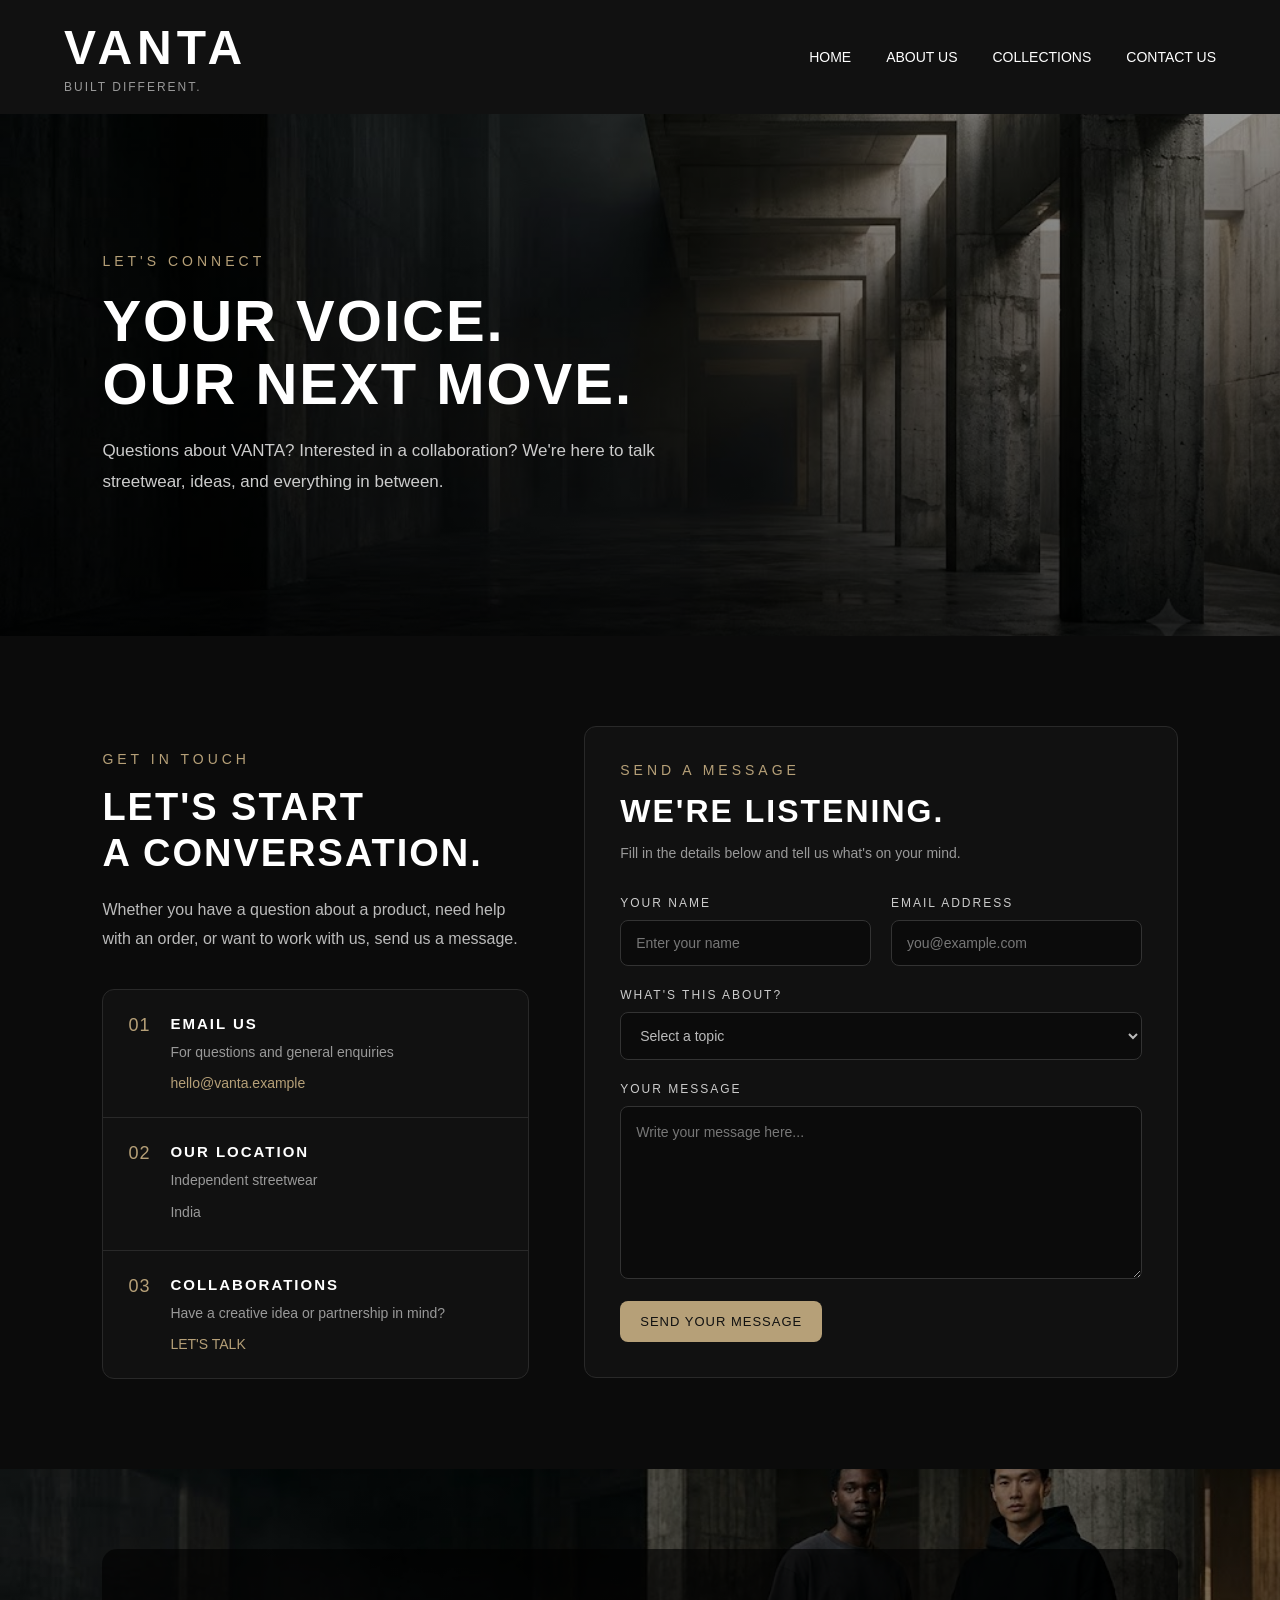
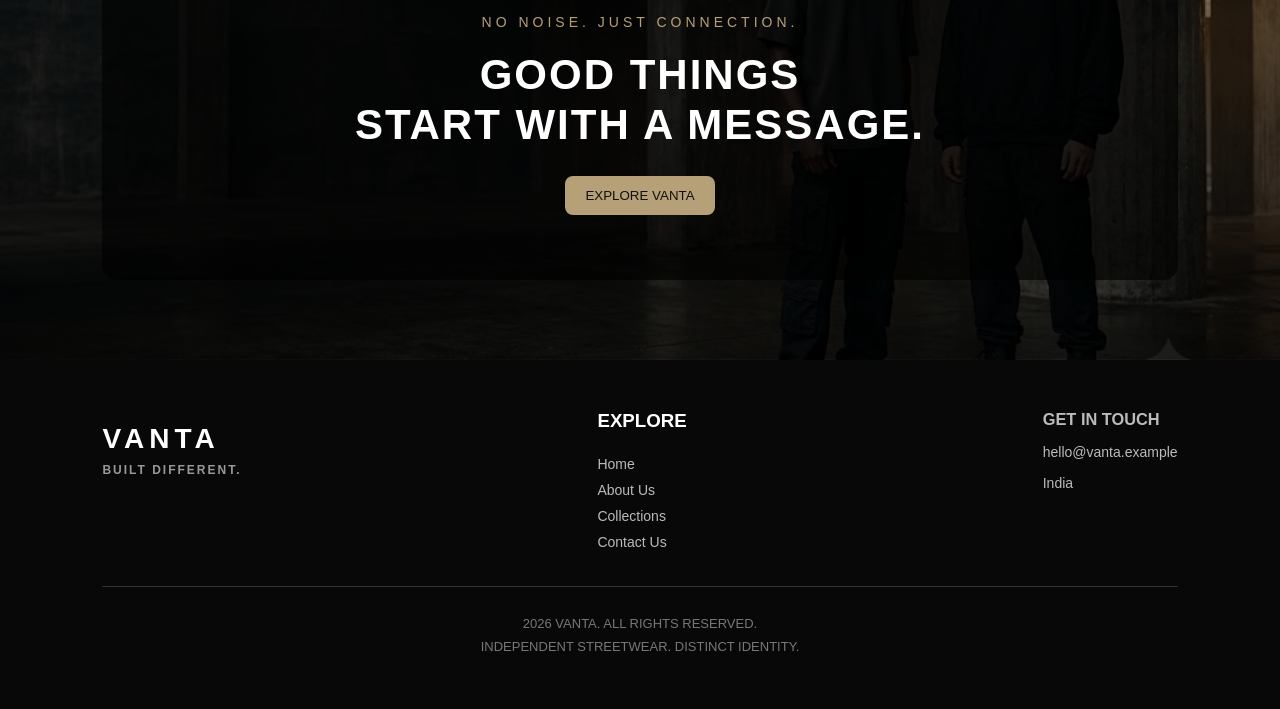
<file: contact.html>
<!DOCTYPE html>
<html lang="en">
<head>
    <meta charset="UTF-8">
    <meta name="viewport" content="width=device-width, initial-scale=1.0">
    <title>Contact Us | VANTA</title>
    <link rel="stylesheet" href="contact.css">
</head>
<body>
    <section class="header-section">
        <div class="header-container">
            <div class="header-head">
                <div class="brand-logo"><h1>VANTA</h1></div>
                <div class="brand-tagline"><p>BUILT DIFFERENT.</p></div>
            </div>
            <div class="header-body">
                <div class="header-content">
                    <ul class="nav-links">
                        <li><button type="button" onclick="window.location.href='Index.html'">HOME</button></li>
                        <li><button type="button" onclick="window.location.href='about.html'">ABOUT US</button></li>
                        <li><button type="button" onclick="window.location.href='collections.html'">COLLECTIONS</button></li>
                        <li><button type="button" onclick="window.location.href='contact.html'">CONTACT US</button></li>
                    </ul>
                </div>
            </div>
        </div>
    </section>

    <section class="contact-hero">
        <div class="contact-hero-container">
            <div class="contact-hero-content">
                <p>LET'S CONNECT</p>
                <h1>YOUR VOICE.<br>OUR NEXT MOVE.</h1>
                <div class="contact-hero-description">
                    <p>Questions about VANTA? Interested in a collaboration? We're here to talk streetwear, ideas, and everything in between.</p>
                </div>
            </div>
        </div>
    </section>

    <section class="contact-main-section">
        <div class="contact-main-container">
            <div class="contact-details">
                <div class="contact-details-heading">
                    <p>GET IN TOUCH</p>
                    <h2>LET'S START<br>A CONVERSATION.</h2>
                </div>
                <div class="contact-details-content">
                    <p>Whether you have a question about a product, need help with an order, or want to work with us, send us a message.</p>
                </div>
                <div class="contact-info-card">
                    <div class="contact-info-item">
                        <div class="contact-info-number">01</div>
                        <div class="contact-info-content">
                            <h3>EMAIL US</h3>
                            <p>For questions and general enquiries</p>
                            <button type="button" onclick="window.location.href='mailto:hello@vanta.example'">hello@vanta.example</button>
                        </div>
                    </div>
                    <div class="contact-info-item">
                        <div class="contact-info-number">02</div>
                        <div class="contact-info-content">
                            <h3>OUR LOCATION</h3>
                            <p>Independent streetwear</p>
                            <span>India</span>
                        </div>
                    </div>
                    <div class="contact-info-item">
                        <div class="contact-info-number">03</div>
                        <div class="contact-info-content">
                            <h3>COLLABORATIONS</h3>
                            <p>Have a creative idea or partnership in mind?</p>
                            <button type="button" onclick="window.location.href='mailto:hello@vanta.example?subject=VANTA%20Collaboration'">LET'S TALK</button>
                        </div>
                    </div>
                </div>
            </div>
            <div class="contact-form-card">
                <div class="contact-form-heading">
                    <p>SEND A MESSAGE</p>
                    <h2>WE'RE LISTENING.</h2>
                    <span>Fill in the details below and tell us what's on your mind.</span>
                </div>
                <form class="contact-form">
                    <div class="form-row">
                        <div class="form-group">
                            <label for="full-name">YOUR NAME</label>
                            <input type="text" id="full-name" name="Name" placeholder="Enter your name" required>
                        </div>
                        <div class="form-group">
                            <label for="email">EMAIL ADDRESS</label>
                            <input type="email" id="email" name="Email" placeholder="you@example.com" required>
                        </div>
                    </div>
                    <div class="form-group">
                        <label for="subject">WHAT'S THIS ABOUT?</label>
                        <select id="subject" name="Subject" required>
                            <option value="" disabled selected>Select a topic</option>
                            <option value="Product enquiry">Product enquiry</option>
                            <option value="Order support">Order support</option>
                            <option value="Collaboration">Collaboration</option>
                            <option value="Feedback">Feedback</option>
                            <option value="Other">Something else</option>
                        </select>
                    </div>
                    <div class="form-group">
                        <label for="message">YOUR MESSAGE</label>
                        <textarea id="message" name="Message" rows="6" placeholder="Write your message here..." required></textarea>
                    </div>
                    <button class="contact-submit" type="submit">SEND YOUR MESSAGE</button>
                </form>
            </div>
        </div>
    </section>

    <section class="contact-statement">
        <div class="contact-statement-container">
            <div class="contact-statement-content">
                <p>NO NOISE. JUST CONNECTION.</p>
                <h2>GOOD THINGS<br>START WITH A MESSAGE.</h2>
                <button type="button" onclick="window.location.href='collections.html'">EXPLORE VANTA</button>
            </div>
        </div>
    </section>

    <section class="footer-section">
        <div class="footer-container">
            <div class="footer-head">
                <div class="footer-logo">
                    <h2><button type="button" onclick="window.location.href='Index.html'">VANTA</button></h2>
                    <p>BUILT DIFFERENT.</p>
                </div>
                <div class="footer-navigation">
                    <h3>EXPLORE</h3>
                    <ul>
                        <li><button type="button" onclick="window.location.href='Index.html'">Home</button></li>
                        <li><button type="button" onclick="window.location.href='about.html'">About Us</button></li>
                        <li><button type="button" onclick="window.location.href='collections.html'">Collections</button></li>
                        <li><button type="button" onclick="window.location.href='contact.html'">Contact Us</button></li>
                    </ul>
                </div>
                <div class="footer-contact">
                    <h3>GET IN TOUCH</h3>
                    <button type="button" onclick="window.location.href='mailto:hello@vanta.example'">hello@vanta.example</button>
                    <p>India</p>
                </div>
            </div>
            <div class="footer-body">
                <div class="footer-content">
                    <p>2026 VANTA. ALL RIGHTS RESERVED.</p>
                    <p>INDEPENDENT STREETWEAR. DISTINCT IDENTITY.</p>
                </div>
            </div>
        </div>
    </section>
</body>
</html>
</file>
<file: home.css>
*{
    padding: 0;
    margin: 0;
    box-sizing: border-box;
}

body{
    background-color: #0b0b0b;
    color: #ffffff;
    font-family: Arial, sans-serif;
}

/* .btn{
    border-radius: 8px;
} */

.header-section{
    width: 100%;
    background-color: #111111;
}

.header-container{
    display: flex;
    justify-content: space-between;
    align-items: center;
    padding: 20px 5%;
}

.header-head{
    display: flex;
    flex-direction: column;
    gap: 5px;
}

.brand-logo{
    font-size: 32px;
    font-weight: bold;
    letter-spacing: 5px;
}

.brand-tagline{
    color: #999999;
    font-size: 12px;
    letter-spacing: 2px;
}

.header-body{
    display: flex;
    align-items: center;
}

.header-content{
    display: flex;
    align-items: center;
}

.nav-links{
    display: flex;
    justify-content: center;
    align-items: center;
    gap: 35px;
    list-style: none;
    padding: 20px 0;
}

.nav-links button{
    background: none;
    border: none;
    color: #ffffff;
    cursor: pointer;
    font-size: 14px;
    transition: color 0.3s ease;
}

.nav-links button:hover{
    color: #b6a078;
}

.promo-section{
    background-color: #b6a078;
    color: #111111;
}

.promo-container{
    display: flex;
    justify-content: space-evenly;
    align-items: center;
    padding: 12px;
}

.promo-content{
    font-size: 13px;
    letter-spacing: 2px;
    text-align: center;
}

.hero-section{
    width: 100%;
    min-height: 70vh;
    background-image: url("image8.jpg");
    background-size: cover;
    background-position: right bottom;
}

.hero-layout{
    display: flex;
    justify-content: center;
    align-items: center;
    gap: 65px;
    min-height: 100vh;
    padding: 0px 0%;
    background-color: rgba(0,0,0,0.55);
}

.hero-text{
    display: flex;
    flex-direction: column;
    gap: 30px;
    width: 30%;
}

.hero-button{
    display: flex;
    justify-content: space-between;
}

.hero-heading{
    width: 28%;
}

.hero-heading p{
    font-size: 18px;
    color: #b6a078;
    letter-spacing: 2px;
}

.hero-heading h1{
    font-size: 70px;
    line-height: 1.1;
    letter-spacing: 2px;
    color: #ffffff;
}

.hero-description{
    display: flex;
    align-items: center;
    width: 32%;
}

.hero-content{
    font-size: 16px;
    color: #cccccc;
    line-height: 1.8;
    animation: fadeIn 1s ease-out;
}

.hero-content p{
    margin-bottom: 20px;
}

.hero-media{
    display: flex;
    justify-content: center;
    align-items: center;
    width: 35%;
}

.hero-image{
    width: 60%;
    height: 100%;
    overflow: hidden;
    border-radius: 4px;
    z-index: 20;
    position: absolute;
}

.hero-image img{
    display: flex;
    width: 100%;
    height: 100%;
    object-fit: contain;
    object-position: center;
    
    transition: transform 0.4s ease;
}

.hero-image img:hover{
    transform: scale(1.03);
}

.intro-section{
    padding: 80px 8%;
    background-color: #111111;
}

.intro-container{
    display: flex;
    flex-direction: column;
    align-items: center;
    gap: 25px;
    text-align: center;
}

.intro-heading{
    font-size: 14px;
    color: #b6a078;
    letter-spacing: 4px;
}

.intro-description{
    max-width: 800px;
}

.intro-content{
    font-size: 20px;
    color: #cccccc;
    line-height: 1.8;
}

.categories-section{
    padding: 70px 8%;
    background-color: #0b0b0b;
}

.category-container{
    display: flex;
    flex-direction: column;
    gap: 35px;
}

.category-heading{
    text-align: center;
    font-size: 35px;
    letter-spacing: 3px;
}

.category-grid{
    display: flex;
    justify-content: space-between;
    gap: 25px;
}

.category-card{
    width: 33.33%;
    text-align: center;
}

.category-card img{
    display: block;
    width: 100%;
    height: 280px;
    object-fit: cover;
    border-radius: 12px;
    transition: transform 0.4s ease;
}

.category-card img:hover{
    transform: scale(1.03);
}

.category-card h3{
    margin-top: 20px;
    font-size: 20px;
    letter-spacing: 2px;
}

.category-card p{
    margin-top: 10px;
    color: #999999;
    font-size: 14px;
}

.arrivals-section{
    padding: 70px 8%;
    background-color: #111111;
}

.arrivals-container{
    display: flex;
    flex-direction: column;
    gap: 35px;
}

.arrivals-head{
    display: flex;
    justify-content: space-between;
    align-items: center;
}

.arrivals-title{
    font-size: 35px;
    letter-spacing: 3px;
}

.arrivals-link button{
    background: none;
    border: none;
    color: #b6a078;
    cursor: pointer;
    font-size: 14px;
    transition: color 0.3s ease;
}

.arrivals-link button:hover{
    color: #ffffff;
}

.arrivals-body{
    display: flex;
    justify-content: space-between;
    gap: 25px;
}

.arrivals-content{
    width: 25%;
    text-align: center;
}

.product-image{
    width: 100%;
    height: 280px;
    overflow: hidden;
}

.product-image img{
    display: block;
    width: 100%;
    height: 100%;
    object-fit: cover;
    border-radius: 12px;
    transition: transform 0.4s ease;
}

.product-image img:hover{
    transform: scale(1.03);
}

.arrivals-content h3{
    margin-top: 15px;
    font-size: 17px;
}

.arrivals-content p{
    margin-top: 10px;
    color: #b6a078;
    font-size: 15px;
}

.brand-statement{
    padding: 100px 8%;
    background-image: url("image9.jpg");
    background-size: cover;
    background-position: center;
}

.statement-container{
    display: flex;
    flex-direction: column;
    justify-content: center;
    align-items: center;
    gap: 25px;
    padding: 50px 5%;
    background-color: rgba(0,0,0,0.7);
    text-align: center;
    border-radius: 15px;
}

.statement-heading{
    font-size: 14px;
    color: #b6a078;
    letter-spacing: 4px;
}

.statement-description{
    max-width: 800px;
}

.statement-content{
    font-size: 38px;
    line-height: 1.5;
    letter-spacing: 2px;
}

.statement-section{
    padding: 50px 8%;
    background-image: url("image9.jpg");
    background-size: cover;
    background-position: center;
}

.about-section{
    padding: 80px 8%;
    background-color: #111111;
}

.about-container{
    display: flex;
    justify-content: space-between;
    align-items: center;
    gap: 50px;
}

.about-heading{
    width: 40%;
    font-size: 35px;
    letter-spacing: 3px;
}

.about-description{
    width: 60%;
}

.about-content{
    font-size: 17px;
    color: #bbbbbb;
    line-height: 1.8;
}

.contact-section{
    padding: 80px 8%;
    background-color: #b6a078;
    color: #111111;
}

.contact-container{
    display: flex;
    flex-direction: column;
    justify-content: center;
    align-items: center;
    gap: 25px;
    text-align: center;
}

.contact-heading{
    font-size: 35px;
    letter-spacing: 3px;
}

.contact-description{
    max-width: 650px;
}

.contact-content{
    font-size: 17px;
    line-height: 1.8;
}

.contact-content button{
    border: 1px solid #000000;
}

.footer-section{
    padding: 50px 8%;
    background-color: #080808;
}

.footer-container{
    display: flex;
    flex-direction: column;
    gap: 35px;
}

.footer-head{
    display: flex;
    justify-content: space-between;
    align-items: flex-start;
    gap: 30px;
}

.footer-logo{
    font-size: 28px;
    font-weight: bold;
    letter-spacing: 5px;
}

.footer-navigation{
    display: flex;
    flex-direction: column;
    gap: 15px;
}

.footer-navigation button{
    background: none;
    border: none;
    cursor: pointer;
    color: #bbbbbb;
    text-decoration: none;
    font-size: 14px;
    transition: color 0.3s ease;
}

.footer-navigation button:hover{
    color: #b6a078;
}

.footer-contact{
    display: flex;
    flex-direction: column;
    gap: 15px;
    color: #bbbbbb;
    font-size: 14px;
}

.footer-body{
    border-top: 1px solid #333333;
    padding-top: 25px;
}

.footer-content{
    color: #777777;
    font-size: 13px;
    text-align: center;
}

@keyframes fadeIn{
    from{
        opacity: 0;
        transform: translateY(15px);
    }
    to{
        opacity: 1;
        transform: translateY(0);
    }
}

.hero-content button,
.intro-content button,
.category-card button,
.statement-content button,
.about-content button,
.contact-content button{
    padding: 12px 20px;
    margin: 10px 8px 0 0;
    background-color: #b6a078;
    color: #111111;
    cursor: pointer;
    transition: background-color 0.3s ease, transform 0.3s ease;
}

.hero-content button:hover,
.intro-content button:hover,
.category-card button:hover,
.statement-content button:hover,
.about-content button:hover,
.contact-content button:hover{
    background-color: #ffffff;
    transform: scale(1.03);
}

.footer-logo button,
.footer-contact button{
    background: none;
    border: none;
    color: #bbbbbb;
    cursor: pointer;
    font-size: 14px;
    transition: color 0.3s ease;
}

.footer-logo button:hover,
.footer-contact button:hover{
    color: #b6a078;
}

.footer-logo button{
    background: none;
    border: none;
    color: #ffffff;
    font-size: 28px;
    font-weight: bold;
    letter-spacing: 5px;
    cursor: pointer;
}

.hero-content button,
.intro-content button,
.category-card button,
.statement-content button,
.about-content button,
.contact-content button{
    padding: 12px 20px;
    margin: 10px 8px 0 0;
    background-color: #b6a078;
    color: #111111;
    border-radius: 8px;
    cursor: pointer;
    width: max-content;
    transition: background-color 0.3s ease, transform 0.3s ease;
}

.hero-content button:hover,
.intro-content button:hover,
.category-card button:hover,
.statement-content button:hover,
.about-content button:hover,
.contact-content button:hover{
    background-color: #ffffff;
    transform: scale(1.03);
}

/* ------------------------------------------------------------------------- */
.footer-logo button,
.footer-navigation button,
.footer-contact button{
    transition: color 0.3s ease, transform 0.3s ease;
}

.footer-navigation button:hover,
.footer-contact button:hover{
    transform: translateX(4px);
}

.footer-logo button:hover{
    color: #b6a078;
}

@keyframes fadeIn{
    from{
        opacity: 0;
        transform: translateY(15px);
    }
    to{
        opacity: 1;
        transform: translateY(0);
    }
}


.footer-navigation ul{
    list-style: none;
}



/* ------------------------------------------------------------------------------------------------------ */



@media screen and (max-width: 900px){
    .header-container{
        flex-direction: column;
        gap: 15px;
        padding: 20px 5%;
    }
    .nav-links{
        flex-wrap: wrap;
        gap: 20px;
        padding: 10px 0;
    }
    .hero-section{
        min-height: auto;
        background-position: center;
    }
    .hero-layout{
        flex-direction: column;
        gap: 35px;
        min-height: auto;
        padding: 70px 6%;
    }
    .hero-text{
        width: 100%;
        gap: 25px;
    }
    .hero-heading{
        width: 100%;
    }
    .hero-heading h1{
        font-size: 58px;
    }
    .hero-description{
        width: 100%;
    }
    .hero-media{
        position: relative;
        width: 100%;
        min-height: 350px;
    }
    .hero-image{
        position: relative;
        width: 100%;
        height: 350px;
        border-radius: 12px;
    }
    .hero-image img{
        object-fit: contain;
    }
    .promo-container{
        flex-wrap: wrap;
        gap: 10px;
        padding: 15px;
    }
    .category-grid{
        flex-wrap: wrap;
        justify-content: center;
    }
    .category-card{
        width: calc(50% - 13px);
    }
    .arrivals-head{
        align-items: flex-start;
        flex-direction: column;
        gap: 15px;
    }
    .arrivals-body{
        flex-wrap: wrap;
        justify-content: center;
    }
    .arrivals-content{
        width: calc(50% - 13px);
    }
    .statement-container,
    .about-container,
    .contact-container{
        flex-direction: column;
        gap: 30px;
    }
    .statement-heading,
    .statement-description,
    .about-heading,
    .about-description,
    .contact-heading,
    .contact-description{
        width: 100%;
    }
    .intro-section,
    .categories-section,
    .arrivals-section{
        padding: 60px 6%;
    }
    .intro-content{
        font-size: 18px;
    }
    .footer-head{
        flex-wrap: wrap;
        gap: 30px;
    }
}
@media screen and (max-width: 600px){
    .header-container{
        padding: 18px 5%;
    }
    .brand-logo{
        font-size: 27px;
    }
    .brand-tagline{
        font-size: 10px;
    }
    .nav-links{
        gap: 12px 18px;
    }
    .nav-links button{
        font-size: 11px;
    }
    .promo-container{
        flex-direction: column;
        text-align: center;
    }
    .promo-content{
        font-size: 11px;
        letter-spacing: 1px;
    }
    .hero-layout{
        padding: 55px 6%;
        gap: 25px;
    }
    .hero-heading p{
        font-size: 14px;
    }
    .hero-heading h1{
        font-size: 42px;
        letter-spacing: 1px;
    }
    .hero-content{
        font-size: 14px;
    }
    .hero-button{
        flex-direction: column;
        gap: 12px;
    }
    .hero-button button,
    .intro-content button,
    .category-card button,
    .arrivals-link button,
    .statement-content button,
    .contact-content button{
        max-width: 100%;
    }
    .hero-media{
        min-height: 260px;
    }
    .hero-image{
        height: 260px;
    }
    .intro-section,
    .categories-section,
    .arrivals-section{
        padding: 50px 6%;
    }
    .intro-heading{
        font-size: 12px;
        letter-spacing: 2px;
    }
    .intro-heading h2{
        font-size: 27px;
        line-height: 1.3;
    }
    .intro-content{
        font-size: 15px;
    }
    .category-heading{
        font-size: 25px;
        letter-spacing: 1px;
    }
    .category-grid,
    .arrivals-body{
        flex-direction: column;
        gap: 25px;
    }
    .category-card,
    .arrivals-content{
        width: 100%;
    }
    .category-card img{
        height: 260px;
    }
    .category-card h3{
        font-size: 18px;
    }
    .arrivals-title{
        font-size: 25px;
        letter-spacing: 1px;
    }
    .product-image img{
        width: 100%;
        max-width: 100%;
        height: 300px;
        object-fit: cover;
    }
    .arrivals-content h3{
        font-size: 16px;
    }
    .statement-section,
    .brand-statement,
    .about-section,
    .contact-section{
        padding: 50px 6%;
    }
    .statement-heading h2,
    .about-heading h2,
    .contact-heading h2{
        font-size: 30px;
        line-height: 1.2;
    }
    .statement-content,
    .about-content,
    .contact-content{
        font-size: 14px;
        line-height: 1.8;
    }
    .footer-section{
        padding: 40px 6%;
    }
    .footer-head{
        flex-direction: column;
        gap: 28px;
    }
    .footer-content{
        font-size: 11px;
    }
}
</file>
<file: about.css>
*{
    padding: 0;
    margin: 0;
    box-sizing: border-box;
}

body{
    background-color: #0b0b0b;
    color: #ffffff;
    font-family: Arial, sans-serif;
}

.header-section{
    width: 100%;
    background-color: #111111;
}

.header-container{
    display: flex;
    justify-content: space-between;
    align-items: center;
    padding: 20px 5%;
}

.header-head{
    display: flex;
    flex-direction: column;
    gap: 5px;
}

.brand-logo{
    font-size: 32px;
    font-weight: bold;
    letter-spacing: 5px;
}

.brand-tagline{
    color: #999999;
    font-size: 12px;
    letter-spacing: 2px;
}

.header-body,
.header-content{
    display: flex;
    align-items: center;
}

.nav-links{
    display: flex;
    justify-content: center;
    align-items: center;
    gap: 35px;
    list-style: none;
    padding: 20px 0;
}

.nav-links button{
    background: none;
    border: none;
    color: #ffffff;
    cursor: pointer;
    font-size: 14px;
}

.nav-links button:hover{
    color: #b6a078;
}

.about-hero{
    min-height: 75vh;
    background-image: linear-gradient(rgba(0,0,0,0.4),rgba(0,0,0,0.7)),url("img-abt.jpg");
    background-size: cover;
    background-position: center;
}

.about-hero-container{
    display: flex;
    align-items: center;
    min-height: 75vh;
    padding: 60px 8%;
}

.about-hero-content{
    width: 60%;
}

.about-hero-content p{
    margin-top: 20px;
    color: #cccccc;
    font-size: 18px;
    line-height: 1.8;
}

.about-hero-content h6{
    color: #b6a078;
    font-size: 14px;
    letter-spacing: 4px;
}

.about-hero-content h1{
    margin-top: 20px;
    font-size: 60px;
    line-height: 1.1;
    letter-spacing: 2px;
}

.about-hero-content button,
.story-content button,
.campaign-content button,
.identity-content button{
    padding: 14px 22px;
    margin-top: 25px;
    background-color: #b6a078;
    color: #111111;
    border: none;
    cursor: pointer;
    transition: background-color 0.3s ease;
}

.about-hero-content button:hover,
.story-content button:hover,
.campaign-content button:hover,
.identity-content button:hover{
    background-color: #ffffff;
}

.story-section{
    padding: 90px 8%;
    background-color: #111111;
}

.story-container{
    display: flex;
    justify-content: space-between;
    align-items: center;
    gap: 60px;
}

.story-image{
    width: 50%;
    height: 550px;
    overflow: hidden;
}

.story-image img{
    display: block;
    width: 100%;
    height: 100%;
    object-fit: cover;
}

.story-content{
    width: 50%;
}

.section-label{
    color: #b6a078;
    font-size: 14px;
    letter-spacing: 4px;
}

.story-content h2{
    margin-top: 20px;
    font-size: 45px;
    line-height: 1.2;
    letter-spacing: 2px;
}

.story-content p{
    margin-top: 20px;
    color: #bbbbbb;
    font-size: 16px;
    line-height: 1.8;
}

.philosophy-section{
    padding: 100px 8%;
    background-image: url("img-abt2.jpg");
    background-size: cover;
    background-position: center;
}

.philosophy-container{
    display: flex;
    justify-content: space-between;
    align-items: center;
    gap: 50px;
}

.philosophy-heading{
    width: 45%;
}

.philosophy-heading p,
.campaign-content p,
.identity-content p{
    color: #b6a078;
    font-size: 14px;
    letter-spacing: 4px;
}

.philosophy-heading h2{
    margin-top: 20px;
    font-size: 55px;
    line-height: 1.1;
}

.philosophy-content{
    width: 55%;
    color: #dddddd;
    font-size: 18px;
    line-height: 1.8;
}

.philosophy-content p{
    margin-top: 20px;
}

.values-section{
    padding: 80px 8%;
    background-color: #0b0b0b;
}

.values-heading{
    text-align: center;
}

.values-heading p{
    color: #b6a078;
    font-size: 14px;
    letter-spacing: 4px;
}

.values-heading h2{
    margin-top: 15px;
    font-size: 40px;
    letter-spacing: 3px;
}

.values-grid{
    display: flex;
    justify-content: space-between;
    gap: 25px;
    margin-top: 45px;
}

.values-card{
    width: 34%;
    padding: 30px;
    border: 1px solid #333333;
    background-color: #111111;
    border-radius: 4px
}

.values-number{
    color: #b6a078;
    font-size: 24px;
}

.values-card h3{
    margin-top: 25px;
    font-size: 20px;
    letter-spacing: 2px;
}

.values-card p{
    margin-top: 15px;
    color: #aaaaaa;
    font-size: 15px;
    line-height: 1.8;
}

.campaign-section{
    padding: 80px 8%;
    background-image: url("img-abt4.jpg");
    background-size: cover;
    background-position: center;
}

.campaign-container{
    display: flex;
    justify-content: center;
    align-items: center;
    padding: 70px 5%;
    background-color: rgba(0,0,0,0.65);
    text-align: center;
}

.campaign-content h2{
    margin-top: 20px;
    font-size: 45px;
    line-height: 1.2;
    letter-spacing: 2px;
}

.identity-section{
    padding: 80px 8%;
    background-color: #111111;
}

.identity-container{
    display: flex;
    justify-content: space-between;
    align-items: center;
    gap: 60px;
}

.identity-image{
    width: 45%;
    height: 350px;
    overflow: hidden;
}

.identity-image img{
    display: block;
    width: 100%;
    height: 100%;
    object-fit: cover;
}

.identity-content{
    width: 55%;
}

.identity-content h2{
    margin-top: 20px;
    font-size: 42px;
    line-height: 1.2;
}

.footer-section{
    padding: 50px 8%;
    background-color: #080808;
}

.footer-container{
    display: flex;
    flex-direction: column;
    gap: 35px;
}

.footer-head{
    display: flex;
    justify-content: space-between;
    align-items: flex-start;
    gap: 30px;
}

.footer-logo{
    font-size: 28px;
    font-weight: bold;
    letter-spacing: 5px;
}

.footer-logo button{
    background: none;
    border: none;
    color: #ffffff;
    font-size: 28px;
    font-weight: bold;
    letter-spacing: 5px;
    cursor: pointer;
}

.footer-navigation{
    display: flex;
    flex-direction: column;
    gap: 15px;
}

.footer-navigation ul{
    list-style: none;
}

.footer-navigation li{
    margin-top: 8px;
}

.footer-navigation button,
.footer-contact button{
    background: none;
    border: none;
    color: #bbbbbb;
    cursor: pointer;
    font-size: 14px;
}

.footer-navigation button:hover,
.footer-contact button:hover{
    color: #b6a078;
}

.footer-contact{
    display: flex;
    flex-direction: column;
    gap: 15px;
    color: #bbbbbb;
    font-size: 14px;
}

.footer-body{
    padding-top: 25px;
    border-top: 1px solid #333333;
}

.footer-content{
    color: #777777;
    font-size: 13px;
    line-height: 1.8;
    text-align: center;
}


.nav-links button{
    transition: color 0.3s ease, transform 0.3s ease;
}

.nav-links button:hover{
    transform: translateY(-2px);
}

.about-hero-content{
    animation: fadeIn 1s ease-out;
}

.about-hero-content button,
.story-content button,
.campaign-content button,
.identity-content button{
    padding: 12px 20px;
    margin: 10px 8px 0 0;
    background-color: #b6a078;
    color: #111111;
    border-radius: 8px;
    cursor: pointer;
    width: max-content;
    transition: background-color 0.3s ease, transform 0.3s ease;
}

.about-hero-content button:hover,
.story-content button:hover,
.campaign-content button:hover,
.identity-content button:hover{
    background-color: #ffffff;
    transform: scale(1.03);
}

.story-image img,
.identity-image img{
    transition: transform 0.4s ease;
    border-radius: 12px;
}

.story-image:hover img,
.identity-image:hover img{
    transform: scale(1.04);
}

.values-card{
    transition: transform 0.3s ease, border-color 0.3s ease, background-color 0.3s ease;
}

.values-card:hover{
    transform: translateY(-8px);
    border-color: #b6a078;
    background-color: #161616;
}

.campaign-container{
    transition: background-color 0.3s ease;
}

.campaign-container:hover{
    background-color: rgba(0,0,0,0.75);
}

.footer-logo button,
.footer-navigation button,
.footer-contact button{
    transition: color 0.3s ease, transform 0.3s ease;
}

.footer-navigation button:hover,
.footer-contact button:hover{
    transform: translateX(4px);
}

.footer-logo button:hover{
    color: #b6a078;
}

@keyframes fadeIn{
    from{
        opacity: 0;
        transform: translateY(15px);
    }
    to{
        opacity: 1;
        transform: translateY(0);
    }
}


/* ------------------------------------------------------------------------------- */



@media screen and (max-width: 900px){
    .header-container{
        flex-direction: column;
        gap: 15px;
        padding: 20px 5%;
    }
    .nav-links{
        flex-wrap: wrap;
        gap: 20px;
        padding: 10px 0;
    }
    .about-hero,
    .about-hero-container{
        min-height: 60vh;
    }
    .about-hero-container{
        padding: 55px 6%;
    }
    .about-hero-content{
        width: 80%;
    }
    .about-hero-content h1{
        font-size: 48px;
    }
    .story-container,
    .philosophy-container,
    .identity-container{
        flex-direction: column;
        gap: 35px;
    }
    .story-image,
    .story-content,
    .philosophy-heading,
    .philosophy-content,
    .identity-image,
    .identity-content{
        width: 100%;
    }
    .story-image{
        height: 420px;
    }
    .philosophy-heading h2{
        font-size: 45px;
    }
    .values-grid{
        flex-wrap: wrap;
        justify-content: center;
    }
    .values-card{
        width: calc(50% - 13px);
    }
    .campaign-container{
        padding: 55px 5%;
    }
    .campaign-content h2{
        font-size: 38px;
    }
    .story-section,
    .philosophy-section,
    .values-section,
    .campaign-section,
    .identity-section{
        padding: 65px 6%;
    }
    .footer-head{
        flex-wrap: wrap;
        gap: 30px;
    }
}
@media screen and (max-width: 600px){
    .header-container{
        padding: 18px 5%;
    }
    .brand-logo{
        font-size: 27px;
    }
    .brand-tagline{
        font-size: 10px;
    }
    .nav-links{
        gap: 12px 18px;
    }
    .nav-links button{
        font-size: 11px;
    }
    .about-hero,
    .about-hero-container{
        min-height: 55vh;
    }
    .about-hero-container{
        padding: 45px 6%;
    }
    .about-hero-content{
        width: 100%;
    }
    .about-hero-content h6{
        font-size: 11px;
        letter-spacing: 2px;
    }
    .about-hero-content h1{
        font-size: 35px;
        letter-spacing: 1px;
    }
    .about-hero-content p{
        font-size: 15px;
        line-height: 1.7;
    }
    .about-hero-content button,
    .story-content button,
    .campaign-content button,
    .identity-content button{
        padding: 12px 16px;
        font-size: 12px;
    }
    .story-section,
    .philosophy-section,
    .values-section,
    .campaign-section,
    .identity-section{
        padding: 50px 6%;
    }
    .story-image{
        height: 300px;
    }
    .section-label,
    .philosophy-heading p,
    .campaign-content p,
    .identity-content p,
    .values-heading p{
        font-size: 11px;
        letter-spacing: 2px;
    }
    .story-content h2{
        font-size: 32px;
    }
    .story-content p,
    .philosophy-content{
        font-size: 14px;
        line-height: 1.8;
    }
    .philosophy-heading h2{
        font-size: 35px;
    }
    .values-heading h2{
        font-size: 29px;
        letter-spacing: 1px;
    }
    .values-grid{
        flex-direction: column;
        gap: 18px;
        margin-top: 30px;
    }
    .values-card{
        width: 100%;
        padding: 24px;
        border-radius: 8px;
    }
    .values-card h3{
        font-size: 17px;
    }
    .values-card p{
        font-size: 14px;
    }
    .campaign-container{
        padding: 40px 5%;
        border-radius: 12px;
    }
    .campaign-content h2{
        font-size: 29px;
        line-height: 1.3;
    }
    .identity-image{
        height: 280px;
    }
    .identity-image img{
        width: 100%;
        height: 100%;
        object-fit: cover;
    }
    .identity-content h2{
        font-size: 30px;
        line-height: 1.3;
    }
    .footer-section{
        padding: 40px 6%;
    }
    .footer-head{
        flex-direction: column;
        gap: 28px;
    }
    .footer-content{
        font-size: 11px;
    }
}
</file>
<file: collections.css>
*{
    padding: 0;
    margin: 0;
    box-sizing: border-box;
}

html{
    scroll-behavior: smooth;
}

body{
    background-color: #0b0b0b;
    color: #ffffff;
    font-family: Arial, sans-serif;
}

.header-section{
    width: 100%;
    background-color: #111111;
}

.header-container{
    display: flex;
    justify-content: space-between;
    align-items: center;
    padding: 20px 5%;
}

.header-head{
    display: flex;
    flex-direction: column;
    gap: 5px;
}

.brand-logo{
    font-size: 32px;
    font-weight: bold;
    letter-spacing: 5px;
}

.brand-tagline{
    color: #999999;
    font-size: 12px;
    letter-spacing: 2px;
}

.header-body,
.header-content{
    display: flex;
    align-items: center;
}

.nav-links{
    display: flex;
    justify-content: center;
    align-items: center;
    gap: 35px;
    list-style: none;
    padding: 20px 0;
}

.nav-links button{
    background: none;
    border: none;
    color: #ffffff;
    cursor: pointer;
    font-size: 14px;
    transition: color 0.3s ease, transform 0.3s ease;
}

.nav-links button:hover{
    color: #b6a078;
    transform: translateY(-2px);
}

.collections-hero{
    min-height: 75vh;
    background-image: linear-gradient(rgba(0,0,0,0.35),rgba(0,0,0,0.7)),url("img-col.jpg");
    background-size: cover;
    background-position: center;
}

.collections-hero-container{
    display: flex;
    align-items: center;
    min-height: 75vh;
    padding: 60px 8%;
}

.collections-hero-content{
    width: 55%;
    animation: fadeIn 1s ease-out;
}

.collections-hero-content p,
.collection-intro-heading p,
.category-heading p,
.products-title p,
.featured-content > p:first-child,
.collection-cta-content p{
    color: #b6a078;
    font-size: 14px;
    letter-spacing: 4px;
}

.collections-hero-content h1{
    margin-top: 20px;
    font-size: 60px;
    line-height: 1.1;
    letter-spacing: 2px;
}

.hero-description{
    max-width: 500px;
}

.collections-hero-content .hero-description p{
    margin-top: 20px;
    color: #cccccc;
    font-size: 17px;
    line-height: 1.8;
    letter-spacing: 0;
}

.collections-hero-content button,
.featured-content button,
.collection-cta-content button{
    padding: 12px 20px;
    margin: 25px 8px 0 0;
    background-color: #b6a078;
    color: #111111;
    border: none;
    border-radius: 8px;
    cursor: pointer;
    width: max-content;
    transition: background-color 0.3s ease, transform 0.3s ease;
}

.collections-hero-content button:hover,
.featured-content button:hover,
.collection-cta-content button:hover{
    background-color: #ffffff;
    transform: scale(1.03);
}

.collection-intro{
    padding: 80px 8%;
    background-color: #111111;
}

.collection-intro-container{
    display: flex;
    justify-content: space-between;
    align-items: center;
    gap: 50px;
}

.collection-intro-heading{
    width: 50%;
}

.collection-intro-heading h2{
    margin-top: 18px;
    font-size: 38px;
    line-height: 1.2;
    letter-spacing: 2px;
}

.collection-intro-content{
    width: 50%;
}

.collection-intro-content p{
    color: #bbbbbb;
    font-size: 17px;
    line-height: 1.8;
}

.category-section{
    padding: 80px 8%;
    background-color: #0b0b0b;
}

.category-container{
    display: flex;
    flex-direction: column;
    gap: 35px;
}

.category-heading{
    text-align: center;
}

.category-heading h2{
    margin-top: 15px;
    font-size: 38px;
    letter-spacing: 3px;
}

.category-grid{
    display: flex;
    justify-content: space-between;
    gap: 25px;
}

.category-card{
    width: 33.33%;
    overflow: hidden;
    border: 1px solid #292929;
    border-radius: 12px;
    background-color: #111111;
    transition: transform 0.3s ease, border-color 0.3s ease, background-color 0.3s ease;
}

.category-card:hover{
    transform: translateY(-6px);
    border-color: #b6a078;
    background-color: #161616;
}

.category-image{
    width: 100%;
    height: 330px;
    overflow: hidden;
}

.category-image img{
    display: block;
    width: 100%;
    height: 100%;
    object-fit: cover;
    border-radius: 12px 12px 0 0;
    transition: transform 0.4s ease;
}

.category-card:hover .category-image img{
    transform: scale(1.04);
}

.category-content{
    padding: 22px;
}

.category-content p{
    color: #b6a078;
    font-size: 12px;
    letter-spacing: 2px;
}

.category-content h3{
    margin-top: 12px;
    font-size: 20px;
    letter-spacing: 2px;
}

.products-section{
    padding: 80px 8%;
    background-color: #111111;
}

.products-container{
    display: flex;
    flex-direction: column;
    gap: 35px;
}

.products-heading{
    display: flex;
    justify-content: space-between;
    align-items: flex-end;
    gap: 25px;
}

.products-title h2{
    margin-top: 15px;
    font-size: 38px;
    letter-spacing: 3px;
}

.products-description p{
    color: #999999;
    font-size: 15px;
}

.products-grid{
    display: flex;
    flex-wrap: wrap;
    gap: 25px;
}

.product-card{
    width: calc(33.33% - 17px);
    overflow: hidden;
    border: 1px solid #292929;
    border-radius: 12px;
    background-color: #0b0b0b;
    transition: transform 0.3s ease, border-color 0.3s ease, background-color 0.3s ease;
}

.product-card:hover{
    transform: translateY(-6px);
    border-color: #b6a078;
    background-color: #141414;
}

.product-image{
    position: relative;
    width: 100%;
    height: 350px;
    overflow: hidden;
}

.product-image img{
    display: block;
    width: 100%;
    height: 100%;
    object-fit: cover;
    border-radius: 12px 12px 0 0;
    transition: transform 0.4s ease;
}

.product-card:hover .product-image img{
    transform: scale(1.04);
}

.product-tag{
    position: absolute;
    top: 15px;
    left: 15px;
    padding: 8px 10px;
    background-color: rgba(11,11,11,0.8);
    color: #b6a078;
    border: 1px solid #444444;
    border-radius: 8px;
    font-size: 11px;
    letter-spacing: 1px;
}

.product-info{
    padding: 20px;
}

.product-name{
    display: flex;
    justify-content: space-between;
    align-items: flex-start;
    gap: 12px;
}

.product-name h3{
    font-size: 15px;
    line-height: 1.5;
    letter-spacing: 1px;
}

.product-name p{
    color: #b6a078;
    font-size: 15px;
    white-space: nowrap;
}

.product-category{
    margin-top: 12px;
    color: #999999;
    font-size: 13px;
    line-height: 1.6;
}

.featured-section{
    padding: 80px 8%;
    background-color: #0b0b0b;
}

.featured-container{
    display: flex;
    justify-content: space-between;
    align-items: center;
    gap: 55px;
}

.featured-image{
    width: 55%;
    height: 430px;
    overflow: hidden;
    border-radius: 12px;
}

.featured-image img{
    display: block;
    width: 100%;
    height: 100%;
    object-fit: cover;
    border-radius: 12px;
    transition: transform 0.4s ease;
}

.featured-image:hover img{
    transform: scale(1.04);
}

.featured-content{
    width: 45%;
    animation: fadeIn 1s ease-out;
}

.featured-content h2{
    margin-top: 20px;
    font-size: 42px;
    line-height: 1.2;
    letter-spacing: 2px;
}

.featured-content .featured-description{
    margin-top: 20px;
    color: #bbbbbb;
    font-size: 16px;
    line-height: 1.8;
    letter-spacing: 0;
}

.collection-cta{
    padding: 80px 8%;
    background-image: linear-gradient(rgba(0,0,0,0.45),rgba(0,0,0,0.75)),url("img-col8.jpg");
    background-size: cover;
    background-position: center;
}

.collection-cta-container{
    display: flex;
    justify-content: center;
    align-items: center;
    padding: 65px 5%;
    background-color: rgba(0,0,0,0.65);
    border-radius: 15px;
    text-align: center;
    transition: background-color 0.3s ease;
}

.collection-cta-container:hover{
    background-color: rgba(0,0,0,0.75);
}

.collection-cta-content h2{
    margin-top: 20px;
    font-size: 42px;
    line-height: 1.2;
    letter-spacing: 2px;
}

.footer-section{
    padding: 50px 8%;
    background-color: #080808;
}

.footer-container{
    display: flex;
    flex-direction: column;
    gap: 35px;
}

.footer-head{
    display: flex;
    justify-content: space-between;
    align-items: flex-start;
    gap: 30px;
}

.footer-logo{
    font-size: 28px;
    font-weight: bold;
    letter-spacing: 5px;
}

.footer-logo button{
    background: none;
    border: none;
    color: #ffffff;
    font-size: 28px;
    font-weight: bold;
    letter-spacing: 5px;
    cursor: pointer;
    transition: color 0.3s ease, transform 0.3s ease;
}

.footer-logo button:hover{
    color: #b6a078;
}

.footer-logo p{
    margin-top: 5px;
    color: #999999;
    font-size: 12px;
    letter-spacing: 2px;
}

.footer-navigation{
    display: flex;
    flex-direction: column;
    gap: 15px;
}

.footer-navigation ul{
    list-style: none;
}

.footer-navigation li{
    margin-top: 8px;
}

.footer-navigation button,
.footer-contact button{
    background: none;
    border: none;
    color: #bbbbbb;
    cursor: pointer;
    font-size: 14px;
    transition: color 0.3s ease, transform 0.3s ease;
}

.footer-navigation button:hover,
.footer-contact button:hover{
    color: #b6a078;
    transform: translateX(4px);
}

.footer-contact{
    display: flex;
    flex-direction: column;
    gap: 15px;
    color: #bbbbbb;
    font-size: 14px;
}

.footer-body{
    padding-top: 25px;
    border-top: 1px solid #333333;
}

.footer-content{
    color: #777777;
    font-size: 13px;
    line-height: 1.8;
    text-align: center;
}

@keyframes fadeIn{
    from{
        opacity: 0;
        transform: translateY(15px);
    }
    to{
        opacity: 1;
        transform: translateY(0);
    }
}

@media screen and (max-width: 900px){
    .header-container{
        flex-direction: column;
        gap: 15px;
    }
    .nav-links{
        flex-wrap: wrap;
        gap: 18px;
        padding: 10px 0;
    }
    .collections-hero-content{
        width: 75%;
    }
    .collection-intro-container,
    .featured-container{
        flex-direction: column;
        align-items: flex-start;
    }
    .collection-intro-heading,
    .collection-intro-content,
    .featured-image,
    .featured-content{
        width: 100%;
    }
    .category-grid{
        flex-wrap: wrap;
    }
    .category-card{
        width: calc(50% - 13px);
    }
    .product-card{
        width: calc(50% - 13px);
    }
    .products-heading{
        align-items: flex-start;
        flex-direction: column;
    }
}

@media screen and (max-width: 600px){
    .header-container{
        padding: 20px 5%;
    }
    .brand-logo{
        font-size: 28px;
    }
    .nav-links{
        gap: 12px;
    }
    .nav-links button{
        font-size: 12px;
    }
    .collections-hero,
    .collections-hero-container{
        min-height: 65vh;
    }
    .collections-hero-container{
        padding: 45px 8%;
    }
    .collections-hero-content{
        width: 100%;
    }
    .collections-hero-content h1{
        font-size: 42px;
    }
    .collection-intro,
    .category-section,
    .products-section,
    .featured-section{
        padding: 60px 6%;
    }
    .collection-intro-heading h2,
    .category-heading h2,
    .products-title h2{
        font-size: 28px;
    }
    .category-grid{
        flex-direction: column;
    }
    .category-card,
    .product-card{
        width: 100%;
    }
    .category-image{
        height: 320px;
    }
    .product-image{
        height: 360px;
    }
    .featured-image{
        height: 300px;
    }
    .featured-content h2,
    .collection-cta-content h2{
        font-size: 34px;
    }
    .collection-cta{
        padding: 55px 6%;
    }
    .collection-cta-container{
        padding: 45px 5%;
    }
    .footer-head{
        flex-direction: column;
        gap: 30px;
    }
}




/* ------------------------------------------------------------------------------------------------------------------------- */


@media screen and (max-width: 900px){
    .collection-intro-container{
        flex-direction: column;
        align-items: flex-start;
        gap: 25px;
    }
    .collection-intro-heading,
    .collection-intro-content{
        width: 100%;
    }
    .category-grid{
        flex-wrap: wrap;
        justify-content: center;
    }
    .category-card{
        width: calc(50% - 13px);
    }
    .products-heading{
        flex-direction: column;
        align-items: flex-start;
        gap: 15px;
    }
    .products-grid{
        grid-template-columns: repeat(2, minmax(0, 1fr));
    }
    .product-card{
        min-width: 0;
    }
    .product-name{
        gap: 10px;
    }
    .product-name h3{
        font-size: 15px;
    }
    .featured-container{
        flex-direction: column;
        gap: 30px;
    }
    .featured-image,
    .featured-content{
        width: 100%;
    }
}
@media screen and (max-width: 600px){
    .header-container{
        padding: 18px 5%;
    }
    .brand-logo{
        font-size: 27px;
    }
    .brand-tagline{
        font-size: 10px;
    }
    .nav-links{
        gap: 12px 18px;
    }
    .nav-links button{
        font-size: 11px;
    }
    .collections-hero,
    .collections-hero-container{
        min-height: 55vh;
    }
    .collections-hero-container{
        padding: 45px 6%;
    }
    .collections-hero-content{
        width: 100%;
    }
    .collections-hero-content h1{
        font-size: 39px;
        letter-spacing: 1px;
    }
    .collections-hero-content p,
    .collection-intro-heading p,
    .category-heading p,
    .products-title p,
    .featured-content > p:first-child,
    .collection-cta-content p{
        font-size: 11px;
        letter-spacing: 2px;
    }
    .hero-description p,
    .collection-intro-content p{
        font-size: 14px;
        line-height: 1.8;
    }
    .collection-intro,
    .category-section,
    .products-section{
        padding: 50px 6%;
    }
    .collection-intro-heading h2{
        font-size: 29px;
    }
    .category-heading h2,
    .products-title h2{
        font-size: 27px;
        letter-spacing: 1px;
    }
    .category-grid{
        flex-direction: column;
        gap: 22px;
    }
    .category-card{
        width: 100%;
    }
    .category-image{
        height: 280px;
    }
    .products-grid{
        grid-template-columns: 1fr;
        gap: 22px;
    }
    .product-image{
        height: auto;
        aspect-ratio: 1 / 1;
    }
    .product-image img{
        width: 100%;
        height: 100%;
        object-fit: cover;
    }
    .product-info{
        padding: 18px;
    }
    .product-name h3{
        font-size: 15px;
        line-height: 1.5;
    }
    .product-name p{
        font-size: 14px;
        white-space: nowrap;
    }
    .product-category{
        font-size: 13px;
        line-height: 1.6;
    }
    .featured-section{
        padding: 50px 6%;
    }
    .featured-image{
        height: 280px;
    }
    .featured-content h2{
        font-size: 30px;
        line-height: 1.2;
    }
    .collection-cta{
        padding: 45px 6%;
    }
    .collection-cta-container{
        padding: 35px 6%;
        border-radius: 12px;
    }
    .collection-cta-content h2{
        font-size: 29px;
        line-height: 1.3;
    }
    .collections-hero-content button,
    .featured-content button,
    .collection-cta-content button{
        max-width: 100%;
        padding: 12px 16px;
        font-size: 12px;
    }
    .footer-section{
        padding: 40px 6%;
    }
    .footer-head{
        flex-direction: column;
        gap: 28px;
    }
    .footer-content{
        font-size: 11px;
    }
}
</file>
<file: contact.css>
*{
    padding: 0;
    margin: 0;
    box-sizing: border-box;
}

body{
    background-color: #0b0b0b;
    color: #ffffff;
    font-family: Arial, sans-serif;
}

.header-section{
    width: 100%;
    background-color: #111111;
}

.header-container{
    display: flex;
    justify-content: space-between;
    align-items: center;
    padding: 20px 5%;
}

.header-head{
    display: flex;
    flex-direction: column;
    gap: 5px;
}

.brand-logo{
    font-size: 32px;
    font-weight: bold;
    letter-spacing: 5px;
}

.brand-tagline{
    color: #999999;
    font-size: 12px;
    letter-spacing: 2px;
}

.header-body,
.header-content{
    display: flex;
    align-items: center;
}

.nav-links{
    display: flex;
    justify-content: center;
    align-items: center;
    gap: 35px;
    list-style: none;
    padding: 20px 0;
}

.nav-links button{
    background: none;
    border: none;
    color: #ffffff;
    cursor: pointer;
    font-size: 14px;
    transition: color 0.3s ease, transform 0.3s ease;
}

.nav-links button:hover{
    color: #b6a078;
    transform: translateY(-2px);
}

.contact-hero{
    min-height: 58vh;
    background-image: linear-gradient(rgba(0,0,0,0.4),rgba(0,0,0,0.75)),url("img-contact.jpg");
    background-size: cover;
    background-position: center;
}

.contact-hero-container{
    display: flex;
    align-items: center;
    min-height: 58vh;
    padding: 60px 8%;
}

.contact-hero-content{
    width: 60%;
    animation: fadeIn 1s ease-out;
}

.contact-hero-content > p,
.contact-details-heading > p,
.contact-form-heading > p,
.contact-statement-content > p{
    color: #b6a078;
    font-size: 14px;
    letter-spacing: 4px;
}

.contact-hero-content h1{
    margin-top: 20px;
    font-size: 58px;
    line-height: 1.1;
    letter-spacing: 2px;
}

.contact-hero-description{
    max-width: 600px;
}

.contact-hero-description p{
    margin-top: 20px;
    color: #cccccc;
    font-size: 17px;
    line-height: 1.8;
}

.contact-main-section{
    padding: 90px 8%;
    background-color: #0b0b0b;
}

.contact-main-container{
    display: flex;
    justify-content: space-between;
    align-items: flex-start;
    gap: 55px;
}

.contact-details{
    padding-top: 25px;
    width: 42%;
}

.contact-details-heading h2{
    margin-top: 18px;
    font-size: 38px;
    line-height: 1.2;
    letter-spacing: 2px;
}

.contact-details-content p{
    margin-top: 20px;
    color: #bbbbbb;
    font-size: 16px;
    line-height: 1.8;
}

.contact-info-card{
    display: flex;
    flex-direction: column;
    margin-top: 35px;
    border: 1px solid #292929;
    border-radius: 12px;
    background-color: #111111;
    overflow: hidden;
}

.contact-info-item{
    display: flex;
    gap: 20px;
    padding: 25px;
    border-bottom: 1px solid #292929;
    transition: background-color 0.3s ease;
}

.contact-info-item:last-child{
    border-bottom: none;
}

.contact-info-item:hover{
    background-color: #161616;
}

.contact-info-number{
    color: #b6a078;
    font-size: 18px;
    letter-spacing: 1px;
}

.contact-info-content h3{
    font-size: 15px;
    letter-spacing: 2px;
}

.contact-info-content p,
.contact-info-content span{
    display: block;
    margin-top: 9px;
    color: #999999;
    font-size: 14px;
    line-height: 1.7;
}

.contact-info-content button{
    margin-top: 10px;
    padding: 0;
    background: none;
    border: none;
    color: #b6a078;
    cursor: pointer;
    font-size: 14px;
    transition: color 0.3s ease;
}

.contact-info-content button:hover{
    color: #ffffff;
}

.contact-form-card{
    width: 58%;
    padding: 35px;
    border: 1px solid #292929;
    border-radius: 12px;
    background-color: #111111;
}

.contact-form-heading h2{
    margin-top: 15px;
    font-size: 32px;
    letter-spacing: 2px;
}

.contact-form-heading span{
    display: block;
    margin-top: 12px;
    color: #999999;
    font-size: 14px;
    line-height: 1.7;
}

.contact-form{
    display: flex;
    flex-direction: column;
    gap: 22px;
    margin-top: 30px;
}

.form-row{
    display: flex;
    gap: 20px;
}

.form-group{
    display: flex;
    flex-direction: column;
    gap: 10px;
    width: 100%;
}

.form-group label{
    color: #cccccc;
    font-size: 12px;
    letter-spacing: 2px;
}

.form-group input,
.form-group select,
.form-group textarea{
    width: 100%;
    padding: 14px 15px;
    background-color: #0b0b0b;
    border: 1px solid #333333;
    border-radius: 8px;
    color: #ffffff;
    font-family: Arial, sans-serif;
    font-size: 14px;
    outline: none;
    transition: border-color 0.3s ease, background-color 0.3s ease;
}

.form-group input:focus,
.form-group select:focus,
.form-group textarea:focus{
    border-color: #b6a078;
    background-color: #0e0e0e;
}

.form-group input::placeholder,
.form-group textarea::placeholder{
    color: #777777;
}

.form-group select{
    color: #bbbbbb;
}

.form-group textarea{
    resize: vertical;
    min-height: 150px;
    line-height: 1.7;
}

.contact-submit{
    display: flex;
    justify-content: space-between;
    align-items: center;
    gap: 20px;
    width: max-content;
    padding: 13px 20px;
    background-color: #b6a078;
    border: none;
    border-radius: 8px;
    color: #111111;
    cursor: pointer;
    font-size: 13px;
    letter-spacing: 1px;
    transition: background-color 0.3s ease, transform 0.3s ease;
}

.contact-submit span{
    font-size: 18px;
}

.contact-submit:hover{
    background-color: #ffffff;
    transform: scale(1.03);
}

.form-note{
    color: #777777;
    font-size: 12px;
    line-height: 1.7;
}

.contact-statement{
    padding: 80px 8%;
    background-image: linear-gradient(rgba(0,0,0,0.45),rgba(0,0,0,0.75)),url("img-contact2.jpg");
    background-size: cover;
    background-position: center;
}

.contact-statement-container{
    display: flex;
    justify-content: center;
    align-items: center;
    padding: 65px 5%;
    background-color: rgba(0,0,0,0.65);
    border-radius: 15px;
    text-align: center;
    transition: background-color 0.3s ease;
}

.contact-statement-container:hover{
    background-color: rgba(0,0,0,0.75);
}

.contact-statement-content h2{
    margin-top: 20px;
    font-size: 42px;
    line-height: 1.2;
    letter-spacing: 2px;
}

.contact-statement-content button{
    padding: 12px 20px;
    margin-top: 25px;
    background-color: #b6a078;
    border: none;
    border-radius: 8px;
    color: #111111;
    cursor: pointer;
    transition: background-color 0.3s ease, transform 0.3s ease;
}

.contact-statement-content button:hover{
    background-color: #ffffff;
    transform: scale(1.03);
}

.footer-section{
    padding: 50px 8%;
    background-color: #080808;
}

.footer-container{
    display: flex;
    flex-direction: column;
    gap: 35px;
}

.footer-head{
    display: flex;
    justify-content: space-between;
    align-items: flex-start;
    gap: 30px;
}

.footer-logo{
    font-size: 28px;
    font-weight: bold;
    letter-spacing: 5px;
}

.footer-logo button{
    background: none;
    border: none;
    color: #ffffff;
    font-size: 28px;
    font-weight: bold;
    letter-spacing: 5px;
    cursor: pointer;
    transition: color 0.3s ease, transform 0.3s ease;
}

.footer-logo button:hover{
    color: #b6a078;
}

.footer-logo p{
    margin-top: 5px;
    color: #999999;
    font-size: 12px;
    letter-spacing: 2px;
}

.footer-navigation{
    display: flex;
    flex-direction: column;
    gap: 15px;
}

.footer-navigation ul{
    list-style: none;
}

.footer-navigation li{
    margin-top: 8px;
}

.footer-navigation button,
.footer-contact button{
    background: none;
    border: none;
    color: #bbbbbb;
    cursor: pointer;
    font-size: 14px;
    transition: color 0.3s ease, transform 0.3s ease;
}

.footer-navigation button:hover,
.footer-contact button:hover{
    color: #b6a078;
    transform: translateX(4px);
}

.footer-contact{
    display: flex;
    flex-direction: column;
    gap: 15px;
    color: #bbbbbb;
    font-size: 14px;
}

.footer-body{
    padding-top: 25px;
    border-top: 1px solid #333333;
}

.footer-content{
    color: #777777;
    font-size: 13px;
    line-height: 1.8;
    text-align: center;
}

@keyframes fadeIn{
    from{
        opacity: 0;
        transform: translateY(15px);
    }
    to{
        opacity: 1;
        transform: translateY(0);
    }
}

@media screen and (max-width: 900px){
    .header-container{
        flex-direction: column;
        gap: 15px;
    }
    .nav-links{
        flex-wrap: wrap;
        gap: 18px;
        padding: 10px 0;
    }
    .contact-hero-content{
        width: 80%;
    }
    .contact-main-container{
        flex-direction: column;
    }
    .contact-details,
    .contact-form-card{
        width: 100%;
    }
}

@media screen and (max-width: 600px){
    .header-container{
        padding: 20px 5%;
    }
    .brand-logo{
        font-size: 28px;
    }
    .nav-links{
        gap: 12px;
    }
    .nav-links button{
        font-size: 12px;
    }
    .contact-hero,
    .contact-hero-container{
        min-height: 52vh;
    }
    .contact-hero-container{
        padding: 45px 6%;
    }
    .contact-hero-content{
        width: 100%;
    }
    .contact-hero-content h1{
        font-size: 40px;
    }
    .contact-main-section{
        padding: 60px 6%;
    }
    .contact-details-heading h2{
        font-size: 30px;
    }
    .contact-form-card{
        padding: 22px;
    }
    .contact-form-heading h2{
        font-size: 26px;
    }
    .form-row{
        flex-direction: column;
    }
    .contact-statement{
        padding: 55px 6%;
    }
    .contact-statement-container{
        padding: 45px 5%;
    }
    .contact-statement-content h2{
        font-size: 32px;
    }
    .footer-head{
        flex-direction: column;
        gap: 30px;
    }
}






/* ---------------------------------------------------------------------------------------------------------------------- */




@media screen and (max-width: 900px){
    .header-container{
        flex-direction: column;
        gap: 15px;
        padding: 20px 5%;
    }
    .nav-links{
        flex-wrap: wrap;
        gap: 18px;
        padding: 10px 0;
    }
    .contact-hero-content{
        width: 85%;
    }
    .contact-main-container{
        flex-direction: column;
        gap: 35px;
    }
    .contact-details,
    .contact-form-card{
        width: 100%;
    }
    .contact-details{
        padding-top: 0;
    }
    .contact-form-card{
        padding: 30px;
    }
    .footer-head{
        flex-wrap: wrap;
        gap: 30px;
    }
}
@media screen and (max-width: 600px){
    .header-container{
        padding: 18px 5%;
    }
    .brand-logo{
        font-size: 27px;
    }
    .brand-tagline{
        font-size: 10px;
    }
    .nav-links{
        gap: 12px 18px;
    }
    .nav-links button{
        font-size: 11px;
    }
    .contact-hero,
    .contact-hero-container{
        min-height: 50vh;
    }
    .contact-hero-container{
        padding: 45px 6%;
    }
    .contact-hero-content{
        width: 100%;
    }
    .contact-hero-content > p,
    .contact-details-heading > p,
    .contact-form-heading > p,
    .contact-statement-content > p{
        font-size: 11px;
        letter-spacing: 2px;
    }
    .contact-hero-content h1{
        font-size: 37px;
        letter-spacing: 1px;
    }
    .contact-hero-description p{
        font-size: 14px;
        line-height: 1.8;
    }
    .contact-main-section{
        padding: 50px 6%;
    }
    .contact-details-heading h2{
        font-size: 29px;
        letter-spacing: 1px;
    }
    .contact-details-content p{
        font-size: 14px;
    }
    .contact-info-card{
        border-radius: 10px;
    }
    .contact-info-item{
        gap: 14px;
        padding: 20px;
    }
    .contact-info-number{
        font-size: 15px;
    }
    .contact-info-content h3{
        font-size: 13px;
    }
    .contact-info-content p,
    .contact-info-content span{
        font-size: 13px;
        overflow-wrap: anywhere;
    }
    .contact-form-card{
        padding: 22px;
        border-radius: 10px;
    }
    .contact-form-heading h2{
        font-size: 25px;
        letter-spacing: 1px;
    }
    .contact-form-heading span{
        font-size: 13px;
    }
    .contact-form{
        gap: 20px;
        margin-top: 25px;
    }
    .form-row{
        flex-direction: column;
        gap: 20px;
    }
    .form-group label{
        font-size: 11px;
        letter-spacing: 1px;
    }
    .form-group input,
    .form-group select,
    .form-group textarea{
        padding: 13px;
        font-size: 14px;
        border-radius: 8px;
    }
    .contact-submit{
        width: 100%;
        justify-content: center;
        padding: 14px 12px;
        font-size: 12px;
    }
    .form-note{
        font-size: 11px;
    }
    .contact-statement{
        padding: 45px 6%;
    }
    .contact-statement-container{
        padding: 35px 5%;
        border-radius: 12px;
    }
    .contact-statement-content h2{
        font-size: 28px;
        line-height: 1.3;
        letter-spacing: 1px;
    }
    .contact-statement-content button{
        padding: 12px 16px;
        font-size: 12px;
    }
    .footer-section{
        padding: 40px 6%;
    }
    .footer-head{
        flex-direction: column;
        gap: 28px;
    }
    .footer-content{
        font-size: 11px;
    }
}
</file>
